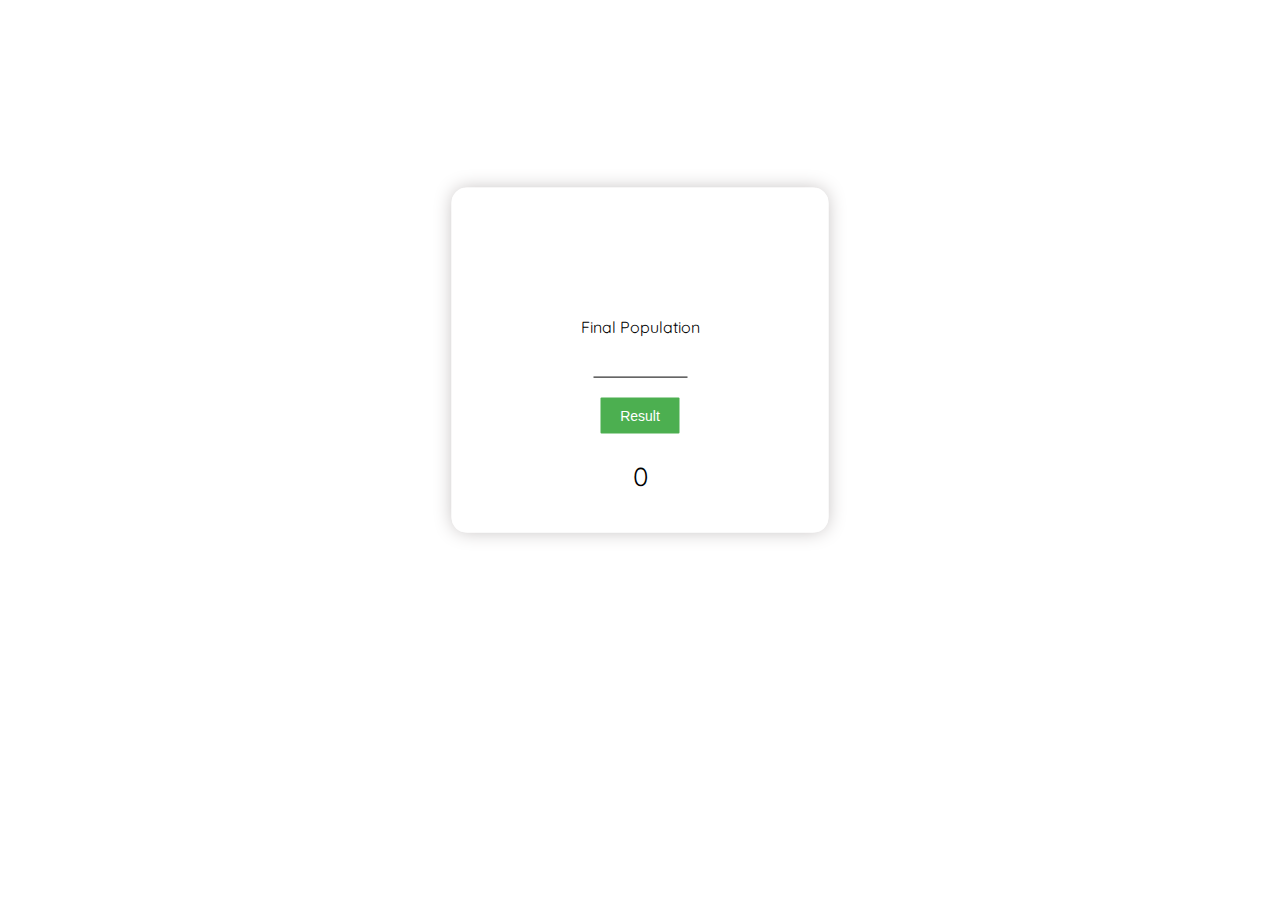
<file: index.html>
<!DOCTYPE html>
<html>
<head>
	 <link rel="icon" type="image/x-icon" href="cell.ico">
	<meta charset="utf-8">
	<meta name="viewport" content="width=device-width, initial-scale=1">
	<link rel="stylesheet" type="text/css" href="calc.css">
<style>
@import url('https://fonts.googleapis.com/css2?family=Quicksand:wght@300&display=swap');
</style> 
	<title> BackCalc </title>
</head>
<body>
	<div class="box">
		<form action="/action_page.php">
		<label for="fname">Final Population</label>
		<br>
		<br>
		<input class="pop"type="text" id="fname" name="fname">
		<br>
		<br>
		<button type="button"class="money" onclick=" change()"> Result</button> 
		</form>
		<p class="anjam"> 0 <p>
	</div>


<script type="text/javascript" src="calc.js"></script>
</body>
</html>
</file>
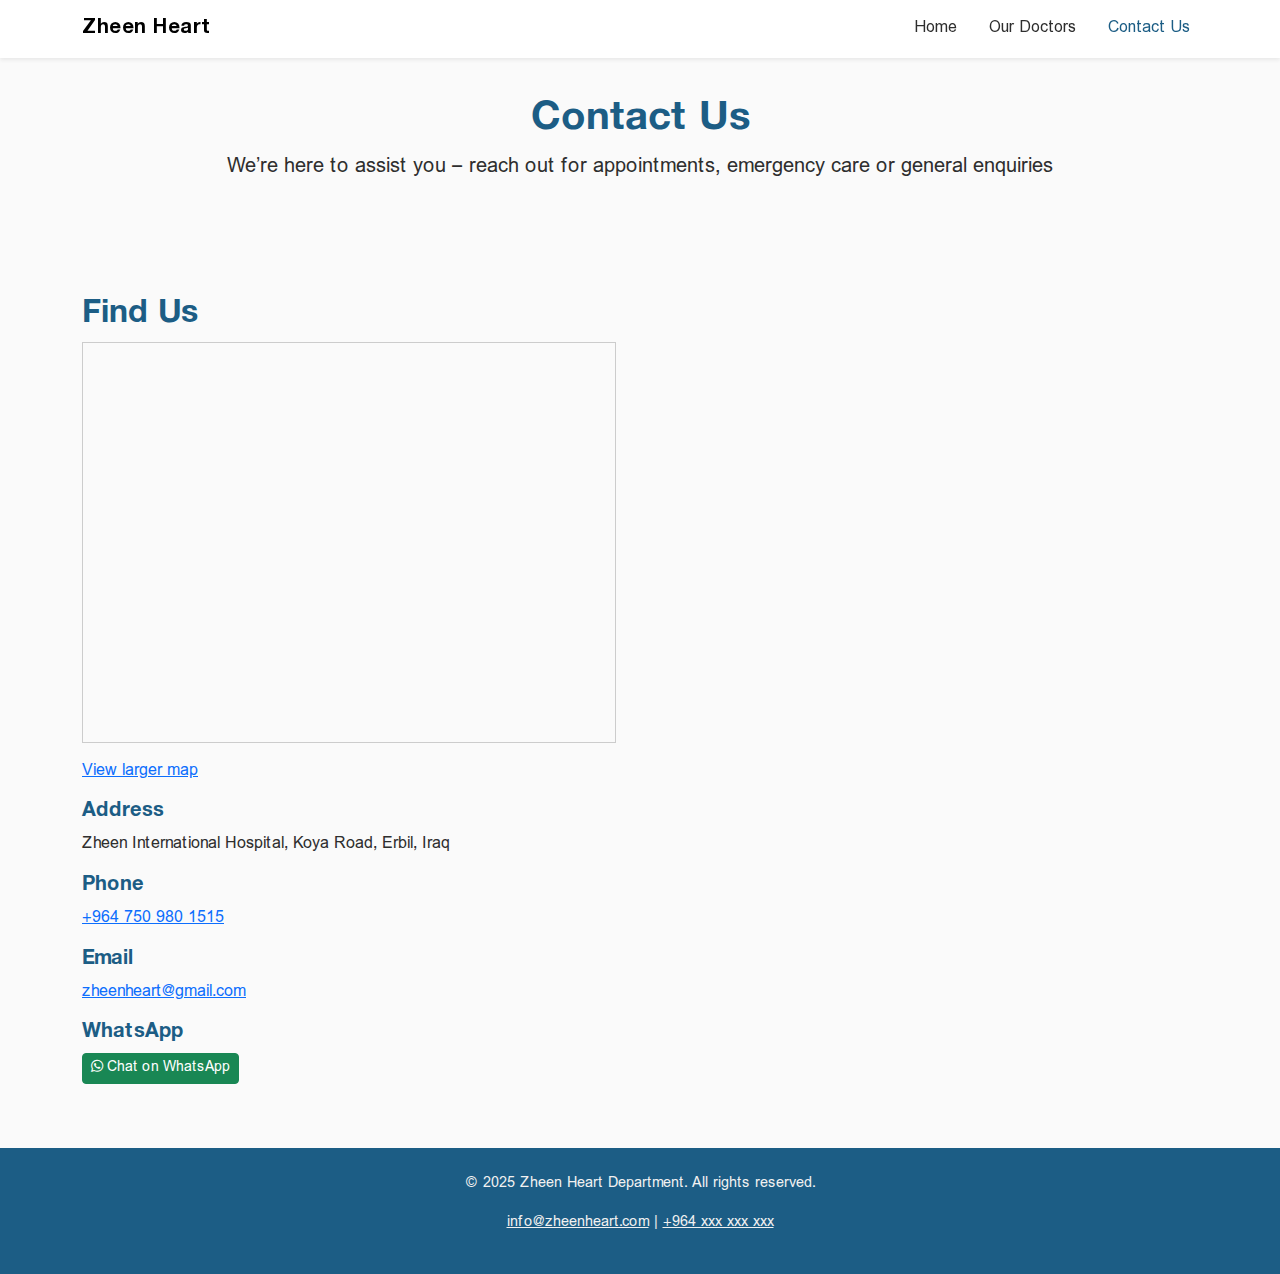
<file: contact.html>
<!DOCTYPE html>
<html lang="en">
<head>
  <meta charset="UTF-8">
  <meta name="viewport" content="width=device-width, initial-scale=1.0">
  <meta name="description" content="Contact Zheen Heart Department for appointments, enquiries and emergencies.">
  <title>Contact Us – Zheen Heart Department</title>
  <!-- Google Fonts -->
  <link rel="preconnect" href="https://fonts.googleapis.com">
  <link rel="preconnect" href="https://fonts.gstatic.com" crossorigin>
  <link href="https://fonts.googleapis.com/css2?family=Playfair+Display:wght@400;600;700&family=Lato:wght@300;400;700&display=swap" rel="stylesheet">
  <!-- Bootstrap CSS -->
  <link href="https://cdn.jsdelivr.net/npm/bootstrap@5.3.2/dist/css/bootstrap.min.css" rel="stylesheet">
  <!-- Font Awesome -->
  <link href="https://cdnjs.cloudflare.com/ajax/libs/font-awesome/6.5.0/css/all.min.css" rel="stylesheet">
  <!-- Custom CSS -->
  <link href="assets/css/style.css" rel="stylesheet">
</head>
<body>
  <!-- Navigation bar -->
  <nav class="navbar navbar-expand-lg navbar-light bg-white fixed-top shadow-sm">
    <div class="container">
      <a class="navbar-brand" href="index.html">Zheen Heart</a>
      <button class="navbar-toggler" type="button" data-bs-toggle="collapse" data-bs-target="#navbarNav" aria-controls="navbarNav" aria-expanded="false" aria-label="Toggle navigation">
        <span class="navbar-toggler-icon"></span>
      </button>
      <div class="collapse navbar-collapse" id="navbarNav">
        <ul class="navbar-nav ms-auto">
          <li class="nav-item">
            <a class="nav-link" href="index.html">Home</a>
          </li>
          <li class="nav-item">
            <a class="nav-link" href="doctors.html">Our Doctors</a>
          </li>
          <li class="nav-item">
            <a class="nav-link active" aria-current="page" href="contact.html">Contact Us</a>
          </li>
        </ul>
      </div>
    </div>
  </nav>

  <!-- Header -->
  <header class="py-5 mt-5">
    <div class="container text-center">
      <h1>Contact Us</h1>
      <p class="lead">We’re here to assist you – reach out for appointments, emergency care or general enquiries</p>
    </div>
  </header>

  <!-- Contact Section -->
  <section class="py-5">
    <div class="container">
      <div class="row g-5">
        <div class="col-lg-6" data-aos="fade-up">
          <h2>Find Us</h2>
          <!-- OpenStreetMap embed -->
          <div class="ratio ratio-4x3 mb-3">
            <iframe src="https://www.openstreetmap.org/export/embed.html?bbox=44.03449%2C36.18445%2C44.05449%2C36.20445&amp;layer=mapnik&amp;marker=36.19445%2C44.04449" style="border:1px solid #ccc;"></iframe>
          </div>
          <p><a href="https://www.openstreetmap.org/?mlat=36.19445&amp;mlon=44.04449#map=16/36.19445/44.04449" target="_blank">View larger map</a></p>
          <h5>Address</h5>
          <p>Zheen International Hospital, Koya Road, Erbil, Iraq</p>
          <h5>Phone</h5>
          <p><a href="tel:+9647509801515">+964&nbsp;750&nbsp;980&nbsp;1515</a></p>
          <h5>Email</h5>
          <p><a href="mailto:zheenheart@gmail.com">zheenheart@gmail.com</a></p>
          <h5>WhatsApp</h5>
          <p><a href="https://wa.me/9647509801515" class="btn btn-success btn-sm"><i class="fab fa-whatsapp"></i> Chat on WhatsApp</a></p>
        </div>
       
      </div>
    </div>
  </section>

  <!-- Footer -->
  <footer class="py-4">
    <div class="container text-center">
      <p>&copy; 2025 Zheen Heart Department. All rights reserved.</p>
      <p><a href="mailto:info@zheenheart.com">info@zheenheart.com</a> | <a href="tel:+964xxxxxxxxxx">+964&nbsp;xxx&nbsp;xxx&nbsp;xxx</a></p>
    </div>
  </footer>

  <!-- JavaScript -->
  <script src="https://cdn.jsdelivr.net/npm/bootstrap@5.3.2/dist/js/bootstrap.bundle.min.js"></script>
  <script src="assets/js/main.js"></script>
</body>
</html>
</file>
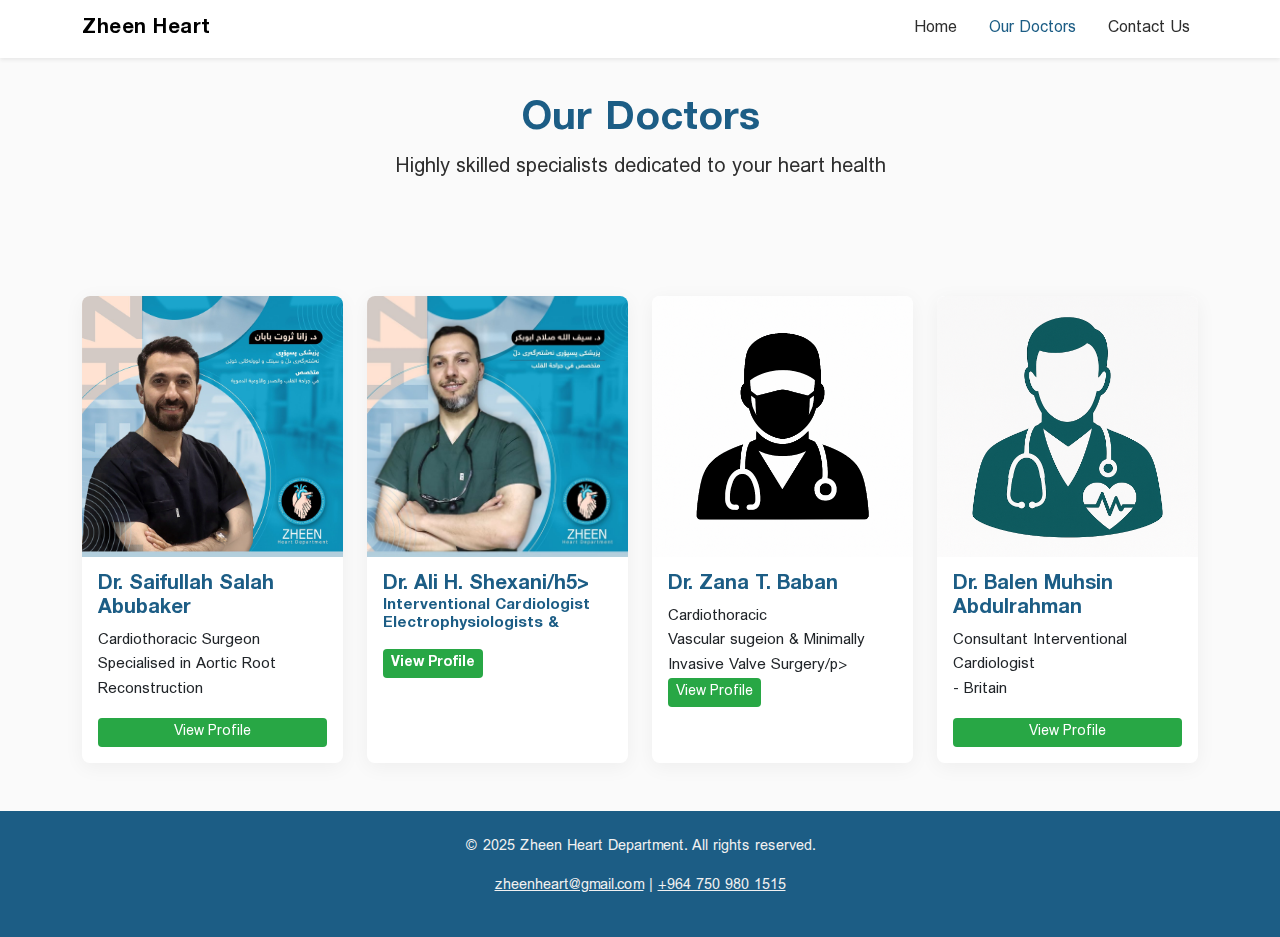
<file: doctors.html>
<!DOCTYPE html>
<html lang="en">
<head>
  <meta charset="UTF-8">
  <meta name="viewport" content="width=device-width, initial-scale=1.0">
  <meta name="description" content="Meet the highly skilled team of cardiothoracic surgeons and physicians at Zheen Heart Department.">
  <title>Our Doctors – Zheen Heart Department</title>
  <!-- Google Fonts -->
  <link rel="preconnect" href="https://fonts.googleapis.com">
  <link rel="preconnect" href="https://fonts.gstatic.com" crossorigin>
  <link href="https://fonts.googleapis.com/css2?family=Playfair+Display:wght@400;600;700&family=Lato:wght@300;400;700&display=swap" rel="stylesheet">
  <!-- Bootstrap CSS -->
  <link href="https://cdn.jsdelivr.net/npm/bootstrap@5.3.2/dist/css/bootstrap.min.css" rel="stylesheet">
  <!-- AOS CSS -->
  <link href="https://cdn.jsdelivr.net/npm/aos@2.3.4/dist/aos.css" rel="stylesheet">
  <!-- Font Awesome -->
  <link href="https://cdnjs.cloudflare.com/ajax/libs/font-awesome/6.5.0/css/all.min.css" rel="stylesheet">
  <!-- Custom CSS -->
  <link href="assets/css/style.css" rel="stylesheet">
</head>
<body>
  <!-- Navigation bar -->
  <nav class="navbar navbar-expand-lg navbar-light bg-white fixed-top shadow-sm">
    <div class="container">
      <a class="navbar-brand" href="index.html">Zheen Heart</a>
      <button class="navbar-toggler" type="button" data-bs-toggle="collapse" data-bs-target="#navbarNav" aria-controls="navbarNav" aria-expanded="false" aria-label="Toggle navigation">
        <span class="navbar-toggler-icon"></span>
      </button>
      <div class="collapse navbar-collapse" id="navbarNav">
        <ul class="navbar-nav ms-auto">
          <li class="nav-item">
            <a class="nav-link" href="index.html">Home</a>
          </li>
          <li class="nav-item">
            <a class="nav-link active" aria-current="page" href="doctors.html">Our Doctors</a>
          </li>
          <li class="nav-item">
            <a class="nav-link" href="contact.html">Contact Us</a>
          </li>
        </ul>
      </div>
    </div>
  </nav>

  <!-- Page header -->
  <header class="py-5 mt-5">
    <div class="container text-center" data-aos="fade-up">
      <h1>Our Doctors</h1>
      <p class="lead">Highly skilled specialists dedicated to your heart health</p>
    </div>
  </header>

  <!-- Doctors Grid -->
  <section class="py-5">
    <div class="container">
      <div class="row g-4" data-aos="fade-up" data-aos-duration="800">
        <!-- Doctor 1 -->
        <div class="col-md-6 col-lg-3">
          <div class="card doctor-card h-100">
            <img src="assets/images/doctor1.png" class="card-img-top" alt="Doctor portrait">
            <div class="card-body d-flex flex-column">
              <h5 class="card-title">Dr. Saifullah Salah Abubaker</h5>
              <p class="card-text">Cardiothoracic Surgeon<br>Specialised in Aortic Root Reconstruction</p>
              <a href="#" class="mt-auto btn btn-sm btn-success">View Profile</a>
            </div>
          </div>
        </div>
        <!-- Doctor 2 -->
        <div class="col-md-6 col-lg-3">
          <div class="card doctor-card h-100">
            <img src="assets/images/doctor2.png" class="card-img-top" alt="Doctor portrait">
            <div class="card-body d-flex flex-column">
              <h5 class="card-title">Dr. Ali H. Shexani/h5>
              <p class="card-text">Interventional Cardiologist<br> Electrophysiologists &amp; </p>
              <a href="#" class="mt-auto btn btn-sm btn-success">View Profile</a>
            </div>
          </div>
        </div>
        <!-- Doctor 3 -->
        <div class="col-md-6 col-lg-3">
          <div class="card doctor-card h-100">
            <img src="assets/images/doctor3.png" class="card-img-top" alt="Doctor portrait">
            <div class="card-body d-flex flex-column">
              <h5 class="card-title">Dr. Zana T. Baban</h5>
              <p class="card-text">Cardiothoracic<br>Vascular sugeion &amp; Minimally Invasive Valve Surgery/p>
              <a href="#" class="mt-auto btn btn-sm btn-success">View Profile</a>
            </div>
          </div>
        </div>
        <!-- Doctor 4 -->
        <div class="col-md-6 col-lg-3">
          <div class="card doctor-card h-100">
            <img src="assets/images/doctor4.png" class="card-img-top" alt="Doctor portrait">
            <div class="card-body d-flex flex-column">
              <h5 class="card-title">Dr. Balen Muhsin Abdulrahman</h5>
              <p class="card-text">Consultant Interventional Cardiologist <br>- Britain</p>
              <a href="#" class="mt-auto btn btn-sm btn-success">View Profile</a>
            </div>
          </div>
        </div>
      </div>
    </div>
  </section>

  <!-- Footer -->
  <footer class="py-4">
    <div class="container text-center">
      <p>&copy; 2025 Zheen Heart Department. All rights reserved.</p>
      <p><a href="mailto:info@zheenheart.com">zheenheart@gmail.com</a> | <a href="tel:+9647509801515">+964&nbsp;750&nbsp;980&nbsp;1515</a></p>
    </div>
  </footer>

  <!-- JavaScript -->
  <script src="https://cdn.jsdelivr.net/npm/bootstrap@5.3.2/dist/js/bootstrap.bundle.min.js"></script>
  <script src="https://cdn.jsdelivr.net/npm/aos@2.3.4/dist/aos.js"></script>
  <script>
    AOS.init({ once: true });
  </script>
  <script src="assets/js/main.js"></script>
</body>
</html>
</file>
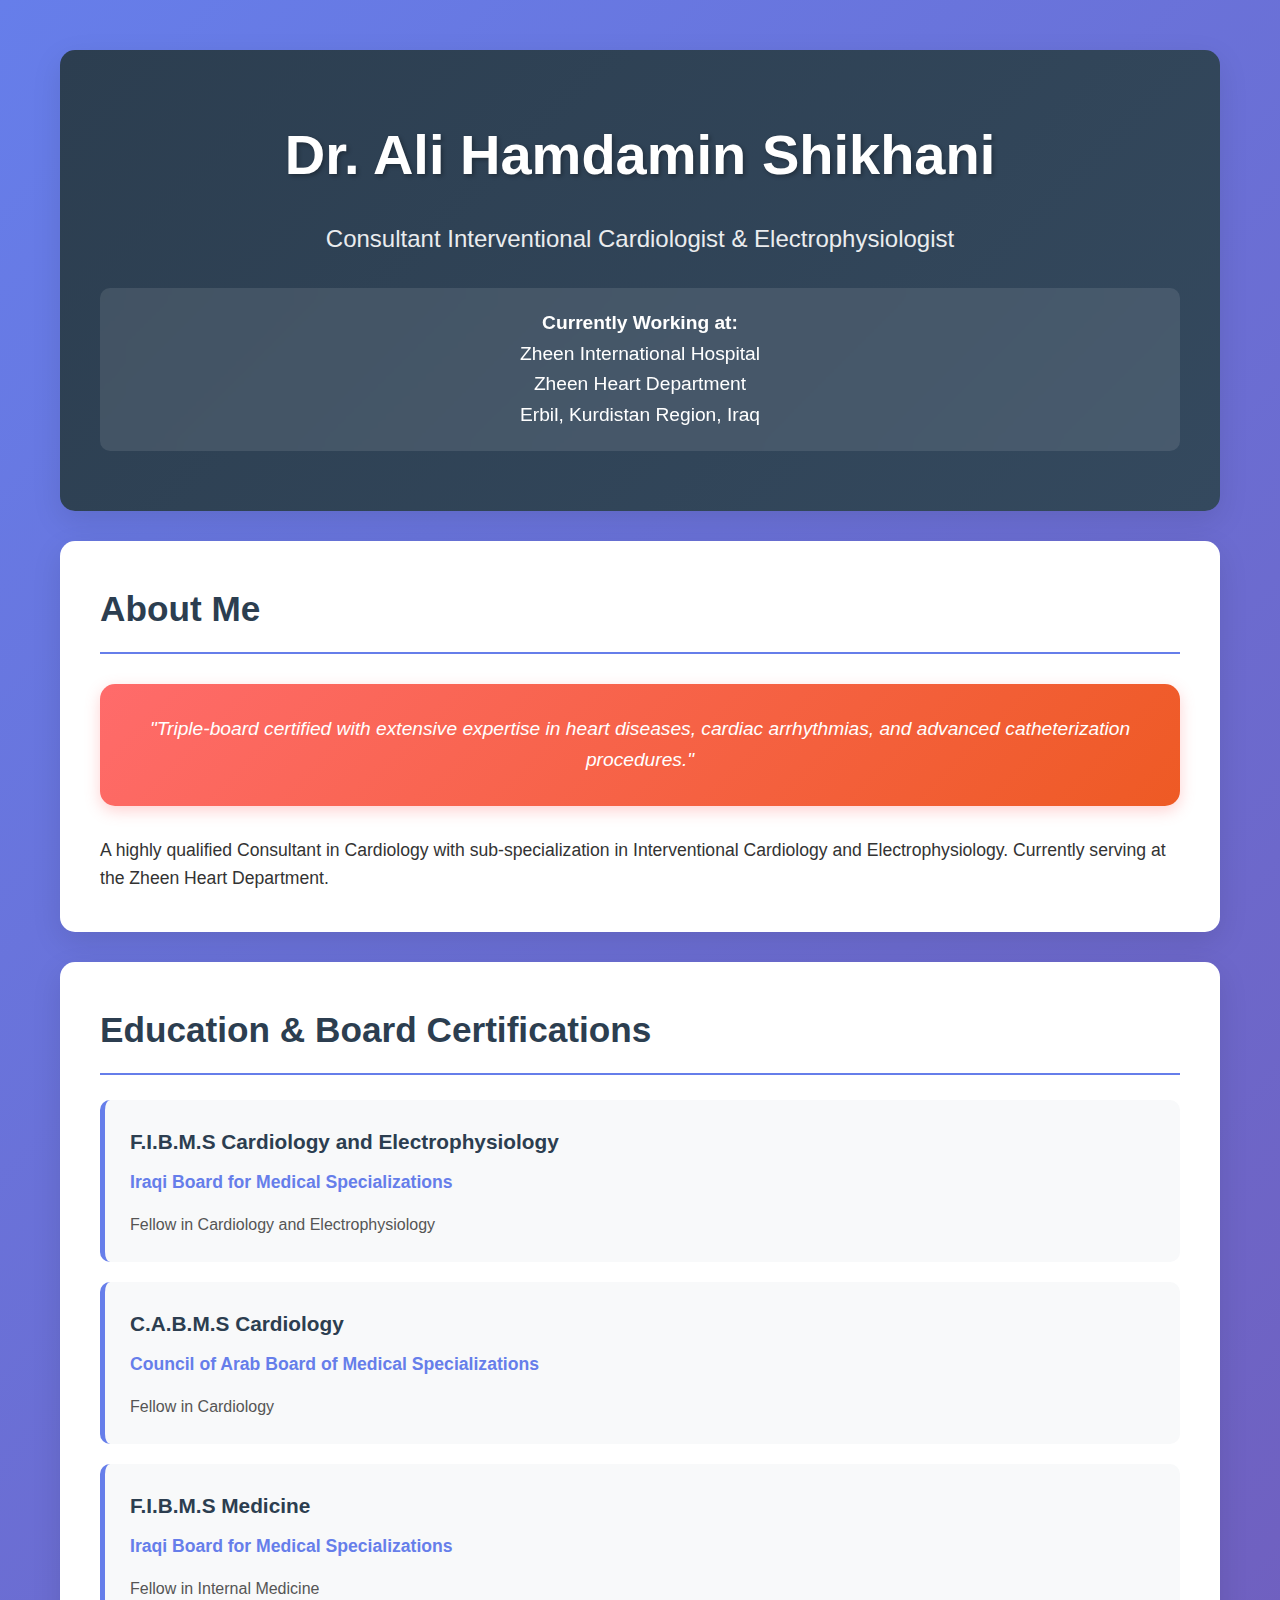
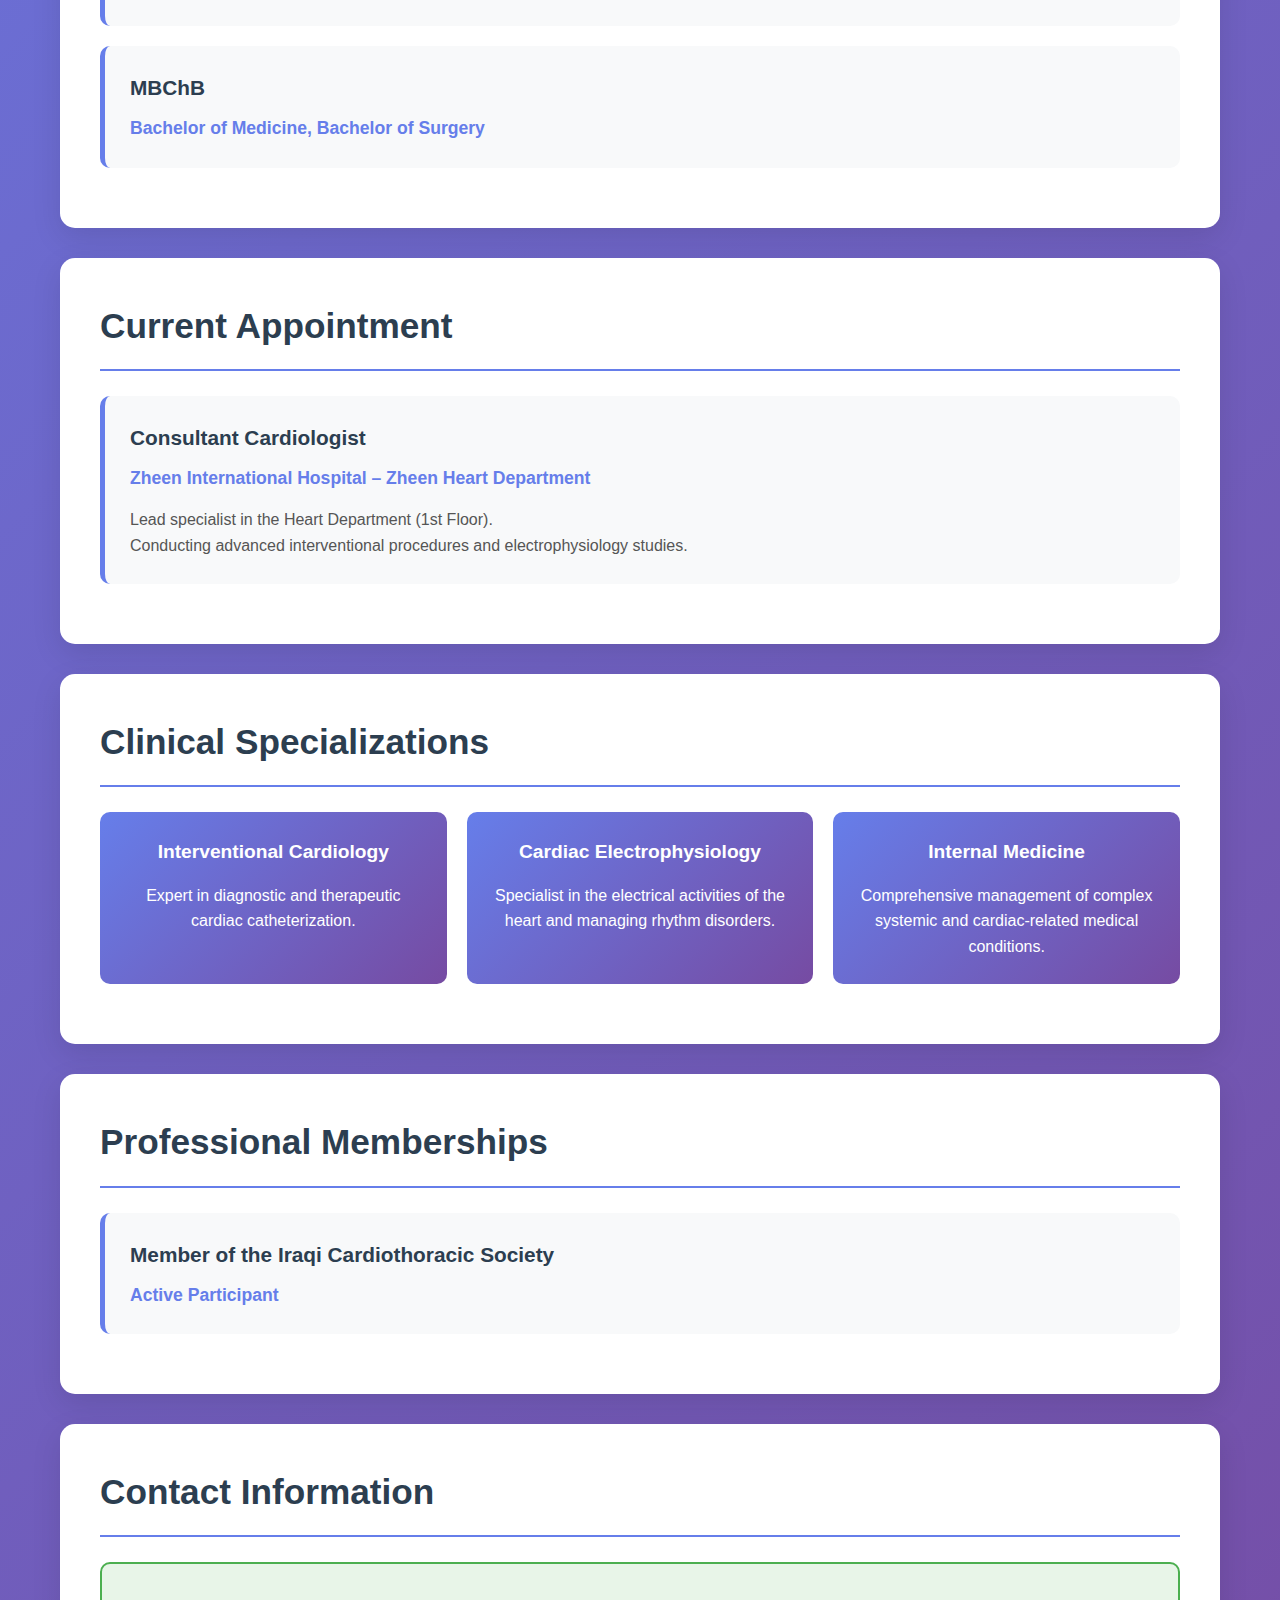
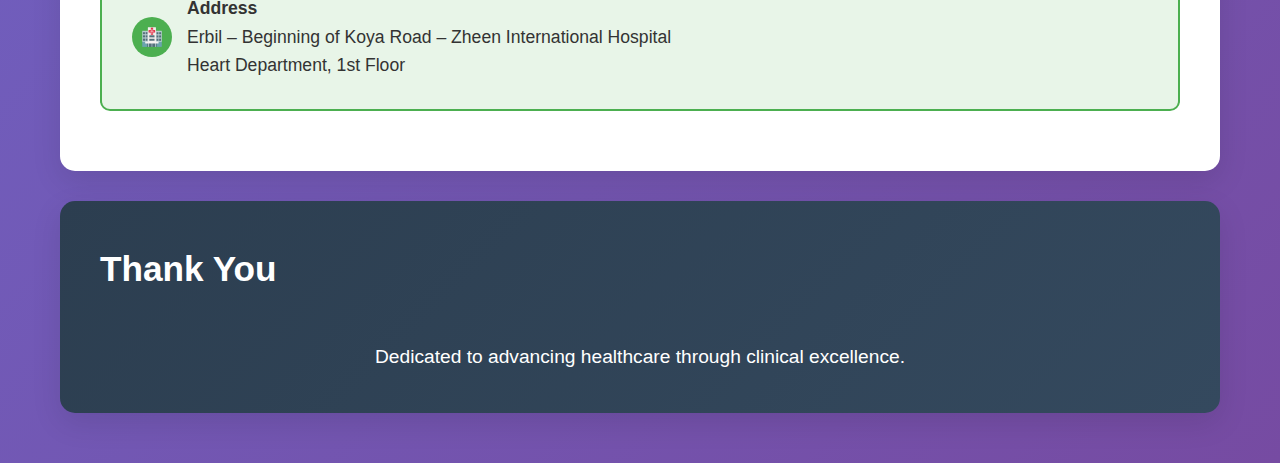
<file: dr_ali.html>
<!DOCTYPE html>
<html lang="en">
<head>
    <meta charset="UTF-8">
    <meta name="viewport" content="width=device-width, initial-scale=1.0">
    <title>Dr. Ali Hamdamin Shikhani</title>
    <style>
        * {
            margin: 0;
            padding: 0;
            box-sizing: border-box;
        }
        
        body {
            font-family: 'Segoe UI', Tahoma, Geneva, Verdana, sans-serif;
            background: linear-gradient(135deg, #667eea 0%, #764ba2 100%);
            color: #333;
            line-height: 1.6;
            overflow-x: hidden;
        }
        
        .portfolio-container {
            max-width: 1200px;
            margin: 0 auto;
            padding: 20px;
        }
        
        .section {
            background: white;
            margin: 30px 0;
            border-radius: 15px;
            box-shadow: 0 10px 30px rgba(0,0,0,0.1);
            padding: 40px;
            position: relative;
            transition: transform 0.3s ease;
        }
        
        .section:hover {
            transform: translateY(-5px);
        }
        
        .section-icon {
            position: absolute;
            top: 20px;
            right: 30px;
            background: #667eea;
            color: white;
            padding: 10px;
            border-radius: 50%;
            font-size: 1.5em;
            width: 50px;
            height: 50px;
            display: flex;
            align-items: center;
            justify-content: center;
        }
        
        .hero-section {
            text-align: center;
            background: linear-gradient(135deg, #2c3e50, #34495e);
            color: white;
            padding: 60px 40px;
        }
        
        .hero-section h1 {
            font-size: 3.5em;
            margin-bottom: 20px;
            text-shadow: 2px 2px 4px rgba(0,0,0,0.3);
        }
        
        .hero-section .subtitle {
            font-size: 1.5em;
            margin-bottom: 30px;
            opacity: 0.9;
        }
        
        .hero-section .current-position {
            background: rgba(255,255,255,0.1);
            padding: 20px;
            border-radius: 10px;
            font-size: 1.2em;
            backdrop-filter: blur(10px);
        }
        
        .section h2 {
            color: #2c3e50;
            font-size: 2.2em;
            margin-bottom: 25px;
            display: flex;
            align-items: center;
            gap: 15px;
            border-bottom: 2px solid #667eea;
            padding-bottom: 15px;
        }
        
        .section h3 {
            color: #667eea;
            font-size: 1.4em;
            margin: 20px 0 10px 0;
        }
        
        .education-item, .experience-item, .certification-item {
            background: #f8f9fa;
            padding: 25px;
            margin: 20px 0;
            border-radius: 10px;
            border-left: 5px solid #667eea;
            transition: background 0.3s ease;
        }
        
        .education-item:hover, .experience-item:hover, .certification-item:hover {
            background: #e3f2fd;
        }
        
        .education-item h4, .experience-item h4, .certification-item h4 {
            color: #2c3e50;
            font-size: 1.3em;
            margin-bottom: 10px;
        }
        
        .institution, .workplace {
            color: #667eea;
            font-weight: bold;
            font-size: 1.1em;
        }
        
        .year, .duration {
            color: #666;
            font-style: italic;
            float: right;
            background: #e0e0e0;
            padding: 5px 12px;
            border-radius: 15px;
            font-size: 0.9em;
        }
        
        .description {
            margin-top: 15px;
            color: #555;
            line-height: 1.6;
        }
        
        .specialties-grid, .skills-grid {
            display: grid;
            grid-template-columns: repeat(auto-fit, minmax(280px, 1fr));
            gap: 20px;
            margin: 20px 0;
        }
        
        .specialty-card, .skill-card {
            background: linear-gradient(135deg, #667eea, #764ba2);
            color: white;
            padding: 25px;
            border-radius: 10px;
            text-align: center;
            transition: transform 0.3s ease;
        }
        
        .specialty-card:hover, .skill-card:hover {
            transform: scale(1.05);
        }
        
        .specialty-card h4, .skill-card h4 {
            margin-bottom: 15px;
            font-size: 1.2em;
        }
        
        .contact-info {
            background: #e8f5e8;
            padding: 30px;
            border-radius: 10px;
            margin: 20px 0;
            border: 2px solid #4caf50;
        }
        
        .contact-grid {
            display: grid;
            grid-template-columns: repeat(auto-fit, minmax(250px, 1fr));
            gap: 20px;
        }
        
        .contact-item {
            display: flex;
            align-items: center;
            gap: 15px;
            font-size: 1.1em;
        }
        
        .contact-icon {
            background: #4caf50;
            color: white;
            padding: 10px;
            border-radius: 50%;
            width: 40px;
            height: 40px;
            display: flex;
            align-items: center;
            justify-content: center;
        }
        
        .philosophy-quote {
            background: linear-gradient(135deg, #ff6b6b, #ee5a24);
            color: white;
            padding: 30px;
            border-radius: 15px;
            margin: 30px 0;
            text-align: center;
            font-size: 1.2em;
            font-style: italic;
            box-shadow: 0 5px 15px rgba(255,107,107,0.3);
        }
        
        @media (max-width: 768px) {
            .section {
                padding: 25px;
                margin: 20px 0;
            }
            
            .hero-section h1 {
                font-size: 2.5em;
            }
            
            .section h2 {
                font-size: 1.8em;
            }
            
            .contact-grid, .specialties-grid, .skills-grid, .awards-grid {
                grid-template-columns: 1fr;
            }
        }
    </style>
</head>
<body>
    <div class="portfolio-container">
        
        <!-- Hero Section -->
        <div class="section hero-section">
            <h1>Dr. Ali Hamdamin Shikhani</h1>
            <div class="subtitle">Consultant Interventional Cardiologist & Electrophysiologist</div>
            <div class="current-position">
                <strong>Currently Working at:</strong><br>
                Zheen International Hospital<br>
                Zheen Heart Department<br>
                Erbil, Kurdistan Region, Iraq
            </div>
        </div>

        <!-- About Me -->
        <div class="section">
            <h2>About Me</h2>
            <div class="philosophy-quote">
                "Triple-board certified with extensive expertise in heart diseases, cardiac arrhythmias, and advanced catheterization procedures."
            </div>
            <p style="font-size: 1.1em; margin-top: 20px;">
                A highly qualified Consultant in Cardiology with sub-specialization in Interventional Cardiology and Electrophysiology. Currently serving at the Zheen Heart Department.
            </p>
        </div>

        <!-- Education -->
        <div class="section">
            <h2>Education & Board Certifications</h2>
            
            <div class="education-item">
                <h4>F.I.B.M.S Cardiology and Electrophysiology</h4>
                <div class="institution">Iraqi Board for Medical Specializations</div>
                <div class="description">Fellow in Cardiology and Electrophysiology</div>
            </div>
            
            <div class="education-item">
                <h4>C.A.B.M.S Cardiology</h4>
                <div class="institution">Council of Arab Board of Medical Specializations</div>
                <div class="description">Fellow in Cardiology</div>
            </div>

            <div class="education-item">
                <h4>F.I.B.M.S Medicine</h4>
                <div class="institution">Iraqi Board for Medical Specializations</div>
                <div class="description">Fellow in Internal Medicine</div>
            </div>

            <div class="education-item">
                <h4>MBChB</h4>
                <div class="institution">Bachelor of Medicine, Bachelor of Surgery</div>
            </div>
        </div>

        <!-- Experience -->
        <div class="section">
            <h2>Current Appointment</h2>
            
            <div class="experience-item">
                <h4>Consultant Cardiologist</h4>
                <div class="workplace">Zheen International Hospital – Zheen Heart Department</div>
                <div class="description">
                    Lead specialist in the Heart Department (1st Floor).<br>
                    Conducting advanced interventional procedures and electrophysiology studies.
                </div>
            </div>
        </div>

        <!-- Medical Specialties -->
        <div class="section">
            <h2>Clinical Specializations</h2>
            <div class="specialties-grid">
                <div class="specialty-card">
                    <h4>Interventional Cardiology</h4>
                    <p>Expert in diagnostic and therapeutic cardiac catheterization.</p>
                </div>
                <div class="specialty-card">
                    <h4>Cardiac Electrophysiology</h4>
                    <p>Specialist in the electrical activities of the heart and managing rhythm disorders.</p>
                </div>
                <div class="specialty-card">
                    <h4>Internal Medicine</h4>
                    <p>Comprehensive management of complex systemic and cardiac-related medical conditions.</p>
                </div>
            </div>
        </div>

        <!-- Memberships -->
        <div class="section">
            <h2>Professional Memberships</h2>
            <div class="education-item">
                <h4>Member of the Iraqi Cardiothoracic Society</h4>
                <div class="institution">Active Participant</div>
            </div>
        </div>

        <!-- Contact Information -->
        <div class="section">
            <h2>Contact Information</h2>
            <div class="contact-info">
                <div class="contact-grid">
                    <div class="contact-item">
                        <div class="contact-icon">🏥</div>
                        <div>
                            <strong>Address</strong><br>
                            Erbil – Beginning of Koya Road – Zheen International Hospital<br>
                            Heart Department, 1st Floor
                        </div>
                    </div>
                </div>
            </div>
        </div>

        <!-- Footer -->
        <div class="section" style="text-align: center; background: linear-gradient(135deg, #2c3e50, #34495e); color: white;">
            <h2 style="color: white; border-bottom: none;">Thank You</h2>
            <p style="font-size: 1.2em; margin-top: 30px;">
                Dedicated to advancing healthcare through clinical excellence.
            </p>
        </div>
    </div>
</body>
</html>
</file>
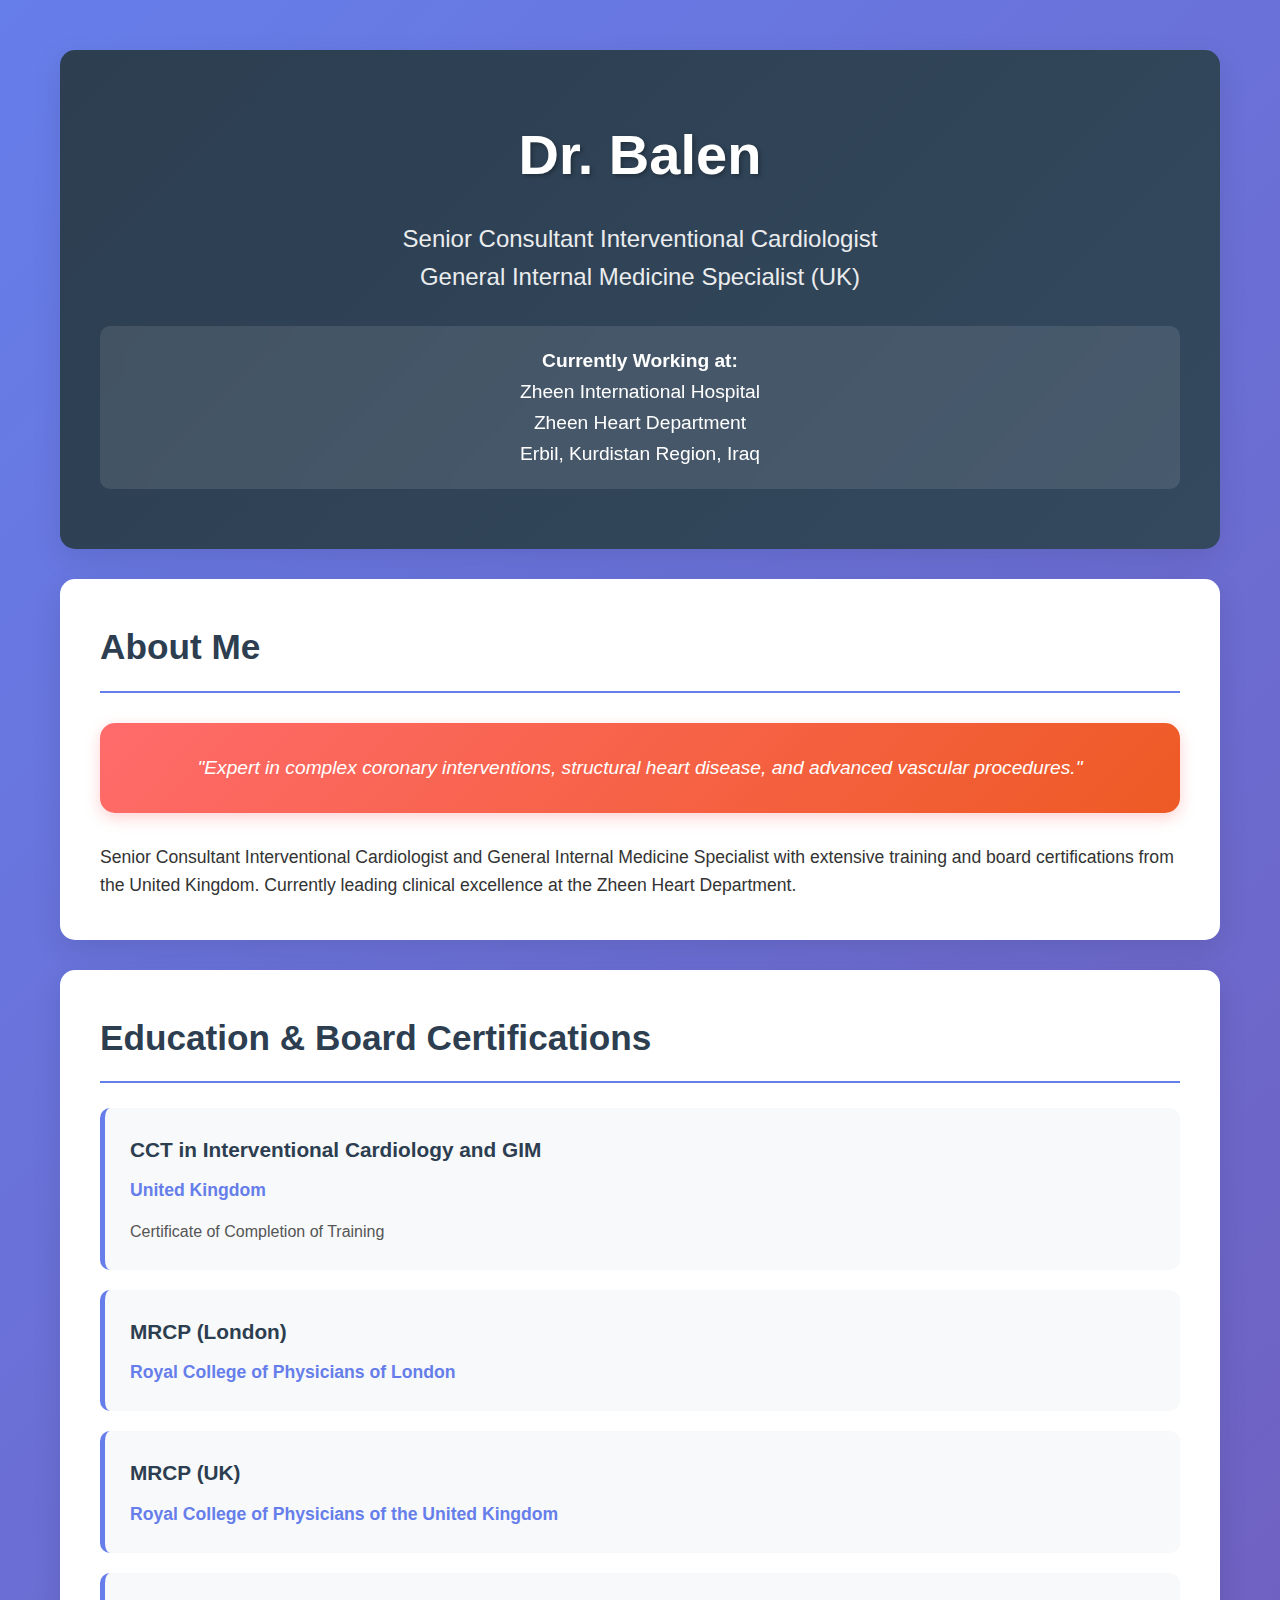
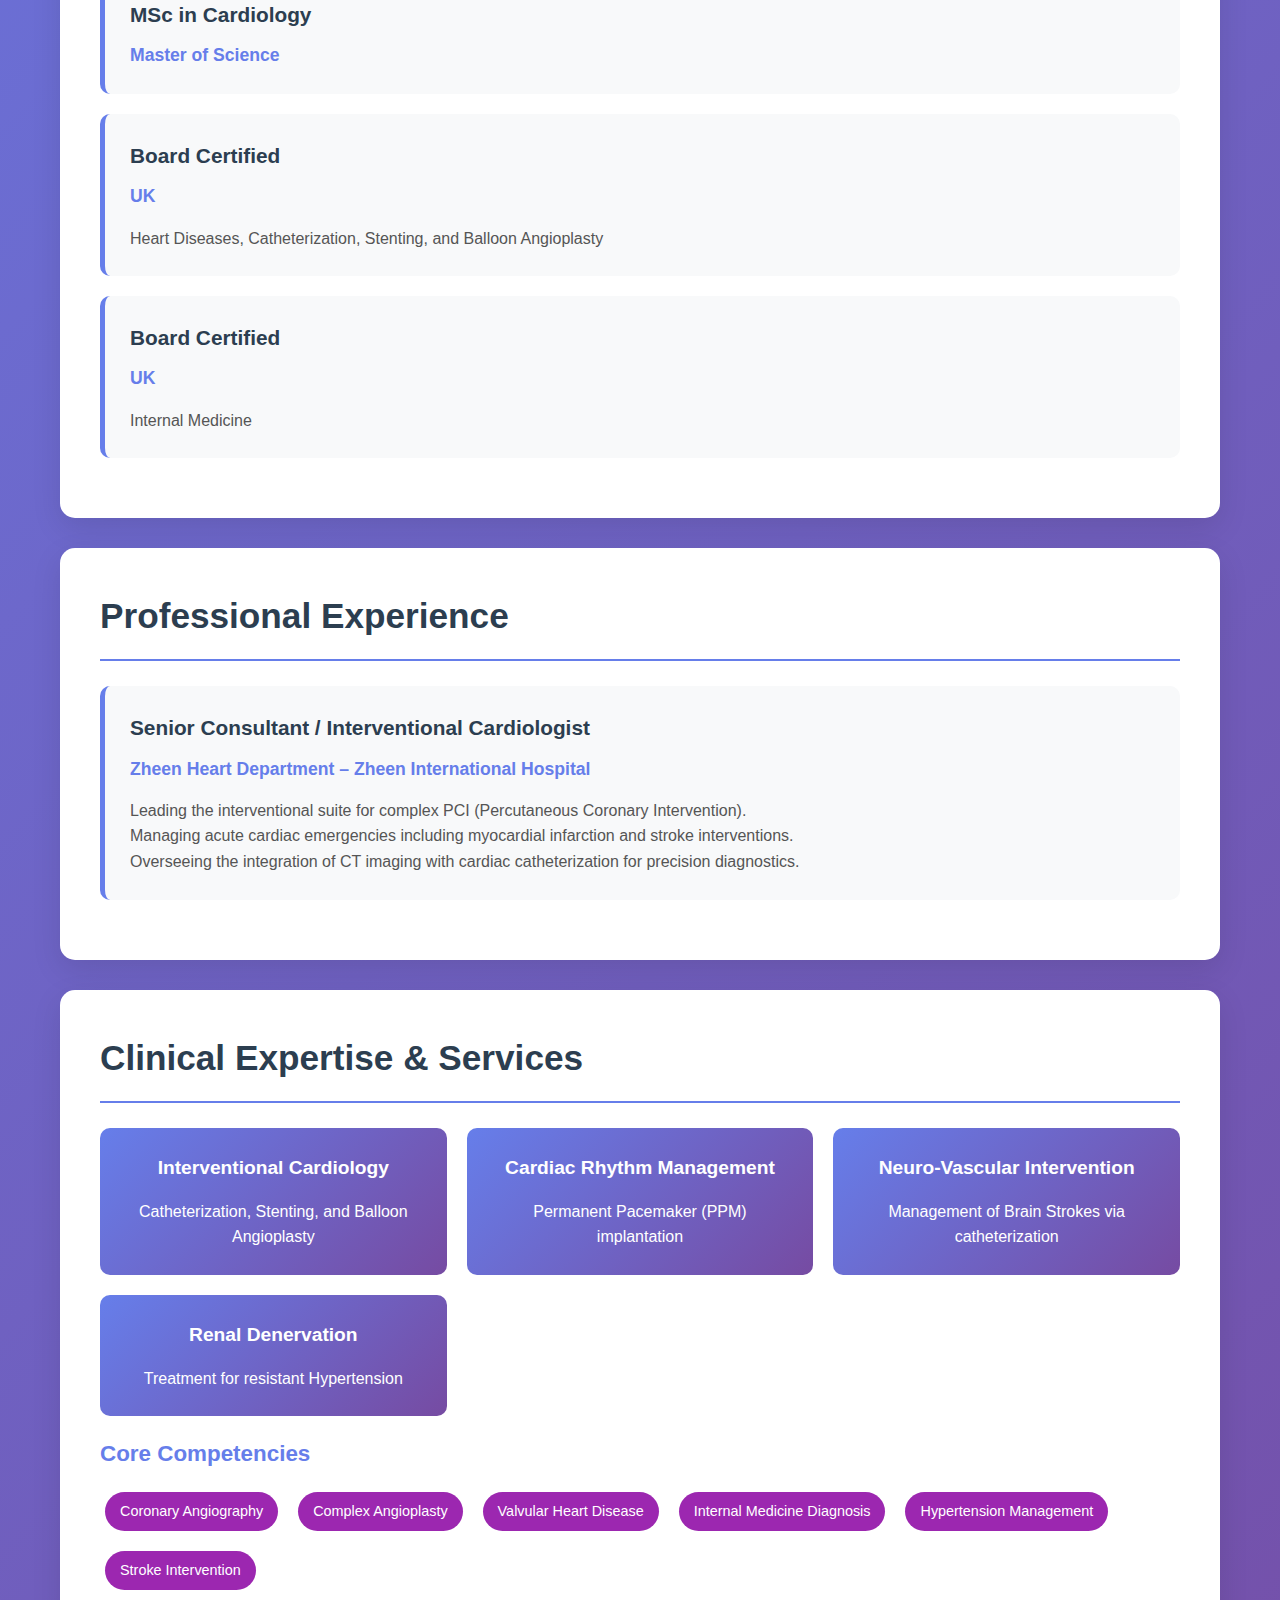
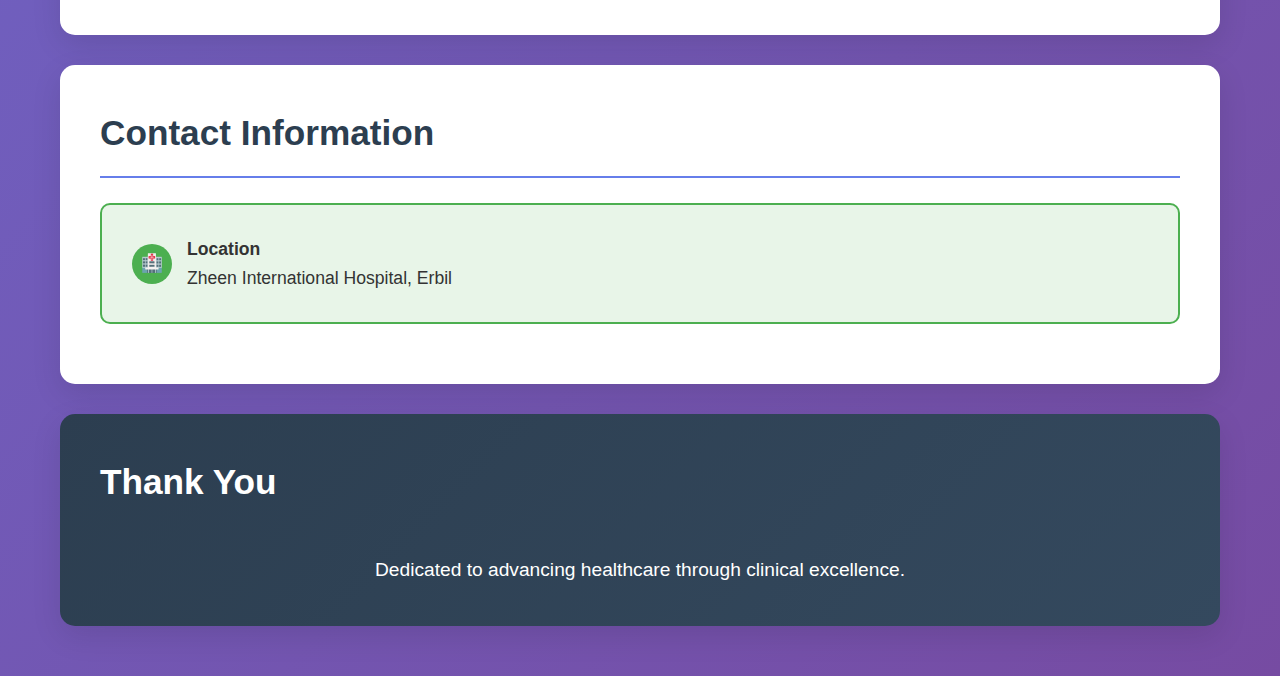
<file: dr_balen.html>
<!DOCTYPE html>
<html lang="en">
<head>
    <meta charset="UTF-8">
    <meta name="viewport" content="width=device-width, initial-scale=1.0">
    <title>Dr. Balen</title>
    <style>
        * {
            margin: 0;
            padding: 0;
            box-sizing: border-box;
        }
        
        body {
            font-family: 'Segoe UI', Tahoma, Geneva, Verdana, sans-serif;
            background: linear-gradient(135deg, #667eea 0%, #764ba2 100%);
            color: #333;
            line-height: 1.6;
            overflow-x: hidden;
        }
        
        .portfolio-container {
            max-width: 1200px;
            margin: 0 auto;
            padding: 20px;
        }
        
        .section {
            background: white;
            margin: 30px 0;
            border-radius: 15px;
            box-shadow: 0 10px 30px rgba(0,0,0,0.1);
            padding: 40px;
            position: relative;
            transition: transform 0.3s ease;
        }
        
        .section:hover {
            transform: translateY(-5px);
        }
        
        .section-icon {
            position: absolute;
            top: 20px;
            right: 30px;
            background: #667eea;
            color: white;
            padding: 10px;
            border-radius: 50%;
            font-size: 1.5em;
            width: 50px;
            height: 50px;
            display: flex;
            align-items: center;
            justify-content: center;
        }
        
        .hero-section {
            text-align: center;
            background: linear-gradient(135deg, #2c3e50, #34495e);
            color: white;
            padding: 60px 40px;
        }
        
        .hero-section h1 {
            font-size: 3.5em;
            margin-bottom: 20px;
            text-shadow: 2px 2px 4px rgba(0,0,0,0.3);
        }
        
        .hero-section .subtitle {
            font-size: 1.5em;
            margin-bottom: 30px;
            opacity: 0.9;
        }
        
        .hero-section .current-position {
            background: rgba(255,255,255,0.1);
            padding: 20px;
            border-radius: 10px;
            font-size: 1.2em;
            backdrop-filter: blur(10px);
        }
        
        .section h2 {
            color: #2c3e50;
            font-size: 2.2em;
            margin-bottom: 25px;
            display: flex;
            align-items: center;
            gap: 15px;
            border-bottom: 2px solid #667eea;
            padding-bottom: 15px;
        }
        
        .section h3 {
            color: #667eea;
            font-size: 1.4em;
            margin: 20px 0 10px 0;
        }
        
        .education-item, .experience-item, .certification-item {
            background: #f8f9fa;
            padding: 25px;
            margin: 20px 0;
            border-radius: 10px;
            border-left: 5px solid #667eea;
            transition: background 0.3s ease;
        }
        
        .education-item:hover, .experience-item:hover, .certification-item:hover {
            background: #e3f2fd;
        }
        
        .education-item h4, .experience-item h4, .certification-item h4 {
            color: #2c3e50;
            font-size: 1.3em;
            margin-bottom: 10px;
        }
        
        .institution, .workplace {
            color: #667eea;
            font-weight: bold;
            font-size: 1.1em;
        }
        
        .year, .duration {
            color: #666;
            font-style: italic;
            float: right;
            background: #e0e0e0;
            padding: 5px 12px;
            border-radius: 15px;
            font-size: 0.9em;
        }
        
        .description {
            margin-top: 15px;
            color: #555;
            line-height: 1.6;
        }
        
        .specialties-grid, .skills-grid {
            display: grid;
            grid-template-columns: repeat(auto-fit, minmax(280px, 1fr));
            gap: 20px;
            margin: 20px 0;
        }
        
        .specialty-card, .skill-card {
            background: linear-gradient(135deg, #667eea, #764ba2);
            color: white;
            padding: 25px;
            border-radius: 10px;
            text-align: center;
            transition: transform 0.3s ease;
        }
        
        .specialty-card:hover, .skill-card:hover {
            transform: scale(1.05);
        }
        
        .specialty-card h4, .skill-card h4 {
            margin-bottom: 15px;
            font-size: 1.2em;
        }
        
        .contact-info {
            background: #e8f5e8;
            padding: 30px;
            border-radius: 10px;
            margin: 20px 0;
            border: 2px solid #4caf50;
        }
        
        .contact-grid {
            display: grid;
            grid-template-columns: repeat(auto-fit, minmax(250px, 1fr));
            gap: 20px;
        }
        
        .contact-item {
            display: flex;
            align-items: center;
            gap: 15px;
            font-size: 1.1em;
        }
        
        .contact-icon {
            background: #4caf50;
            color: white;
            padding: 10px;
            border-radius: 50%;
            width: 40px;
            height: 40px;
            display: flex;
            align-items: center;
            justify-content: center;
        }
        
        .philosophy-quote {
            background: linear-gradient(135deg, #ff6b6b, #ee5a24);
            color: white;
            padding: 30px;
            border-radius: 15px;
            margin: 30px 0;
            text-align: center;
            font-size: 1.2em;
            font-style: italic;
            box-shadow: 0 5px 15px rgba(255,107,107,0.3);
        }
        
        .interest-tag {
            display: inline-block;
            background: #9c27b0;
            color: white;
            padding: 8px 15px;
            margin: 5px;
            border-radius: 20px;
            font-size: 0.9em;
        }
        
        @media (max-width: 768px) {
            .section {
                padding: 25px;
                margin: 20px 0;
            }
            
            .hero-section h1 {
                font-size: 2.5em;
            }
            
            .section h2 {
                font-size: 1.8em;
            }
            
            .contact-grid, .specialties-grid, .skills-grid, .awards-grid {
                grid-template-columns: 1fr;
            }
        }
    </style>
</head>
<body>
    <div class="portfolio-container">
        
        <!-- Hero Section -->
        <div class="section hero-section">
            <h1>Dr. Balen</h1>
            <div class="subtitle">Senior Consultant Interventional Cardiologist<br>General Internal Medicine Specialist (UK)</div>
            <div class="current-position">
                <strong>Currently Working at:</strong><br>
                Zheen International Hospital<br>
                Zheen Heart Department<br>
                Erbil, Kurdistan Region, Iraq
            </div>
        </div>

        <!-- About Me -->
        <div class="section">
            <h2>About Me</h2>
            <div class="philosophy-quote">
                "Expert in complex coronary interventions, structural heart disease, and advanced vascular procedures."
            </div>
            <p style="font-size: 1.1em; margin-top: 20px;">
                Senior Consultant Interventional Cardiologist and General Internal Medicine Specialist with extensive training and board certifications from the United Kingdom. Currently leading clinical excellence at the Zheen Heart Department.
            </p>
        </div>

        <!-- Education -->
        <div class="section">
            <h2>Education & Board Certifications</h2>
            
            <div class="education-item">
                <h4>CCT in Interventional Cardiology and GIM</h4>
                <div class="institution">United Kingdom</div>
                <div class="description">Certificate of Completion of Training</div>
            </div>
            
            <div class="education-item">
                <h4>MRCP (London)</h4>
                <div class="institution">Royal College of Physicians of London</div>
            </div>

            <div class="education-item">
                <h4>MRCP (UK)</h4>
                <div class="institution">Royal College of Physicians of the United Kingdom</div>
            </div>

            <div class="education-item">
                <h4>MSc in Cardiology</h4>
                <div class="institution">Master of Science</div>
            </div>

             <div class="education-item">
                <h4>Board Certified</h4>
                <div class="institution">UK</div>
                <div class="description">Heart Diseases, Catheterization, Stenting, and Balloon Angioplasty</div>
            </div>

             <div class="education-item">
                <h4>Board Certified</h4>
                <div class="institution">UK</div>
                <div class="description">Internal Medicine</div>
            </div>
        </div>

        <!-- Experience -->
        <div class="section">
            <h2>Professional Experience</h2>
            
            <div class="experience-item">
                <h4>Senior Consultant / Interventional Cardiologist</h4>
                <div class="workplace">Zheen Heart Department – Zheen International Hospital</div>
                <div class="description">
                    Leading the interventional suite for complex PCI (Percutaneous Coronary Intervention).<br>
                    Managing acute cardiac emergencies including myocardial infarction and stroke interventions.<br>
                    Overseeing the integration of CT imaging with cardiac catheterization for precision diagnostics.
                </div>
            </div>
        </div>

        <!-- Medical Specialties -->
        <div class="section">
            <h2>Clinical Expertise & Services</h2>
            <div class="specialties-grid">
                <div class="specialty-card">
                    <h4>Interventional Cardiology</h4>
                    <p>Catheterization, Stenting, and Balloon Angioplasty</p>
                </div>
                <div class="specialty-card">
                    <h4>Cardiac Rhythm Management</h4>
                    <p>Permanent Pacemaker (PPM) implantation</p>
                </div>
                <div class="specialty-card">
                    <h4>Neuro-Vascular Intervention</h4>
                    <p>Management of Brain Strokes via catheterization</p>
                </div>
                <div class="specialty-card">
                    <h4>Renal Denervation</h4>
                    <p>Treatment for resistant Hypertension</p>
                </div>
            </div>

            <div class="key-conditions">
                <h3>Core Competencies</h3>
                <div style="display: flex; flex-wrap: wrap; gap: 10px; margin-top: 15px;">
                    <span class="interest-tag">Coronary Angiography</span>
                    <span class="interest-tag">Complex Angioplasty</span>
                    <span class="interest-tag">Valvular Heart Disease</span>
                    <span class="interest-tag">Internal Medicine Diagnosis</span>
                    <span class="interest-tag">Hypertension Management</span>
                    <span class="interest-tag">Stroke Intervention</span>
                </div>
            </div>
        </div>

        <!-- Contact Information -->
        <div class="section">
            <h2>Contact Information</h2>
            <div class="contact-info">
                <div class="contact-grid">
                    <div class="contact-item">
                        <div class="contact-icon">🏥</div>
                        <div>
                            <strong>Location</strong><br>
                            Zheen International Hospital, Erbil
                        </div>
                    </div>
                </div>
            </div>
        </div>

        <!-- Footer -->
        <div class="section" style="text-align: center; background: linear-gradient(135deg, #2c3e50, #34495e); color: white;">
            <h2 style="color: white; border-bottom: none;">Thank You</h2>
            <p style="font-size: 1.2em; margin-top: 30px;">
                Dedicated to advancing healthcare through clinical excellence.
            </p>
        </div>
    </div>
</body>
</html>
</file>
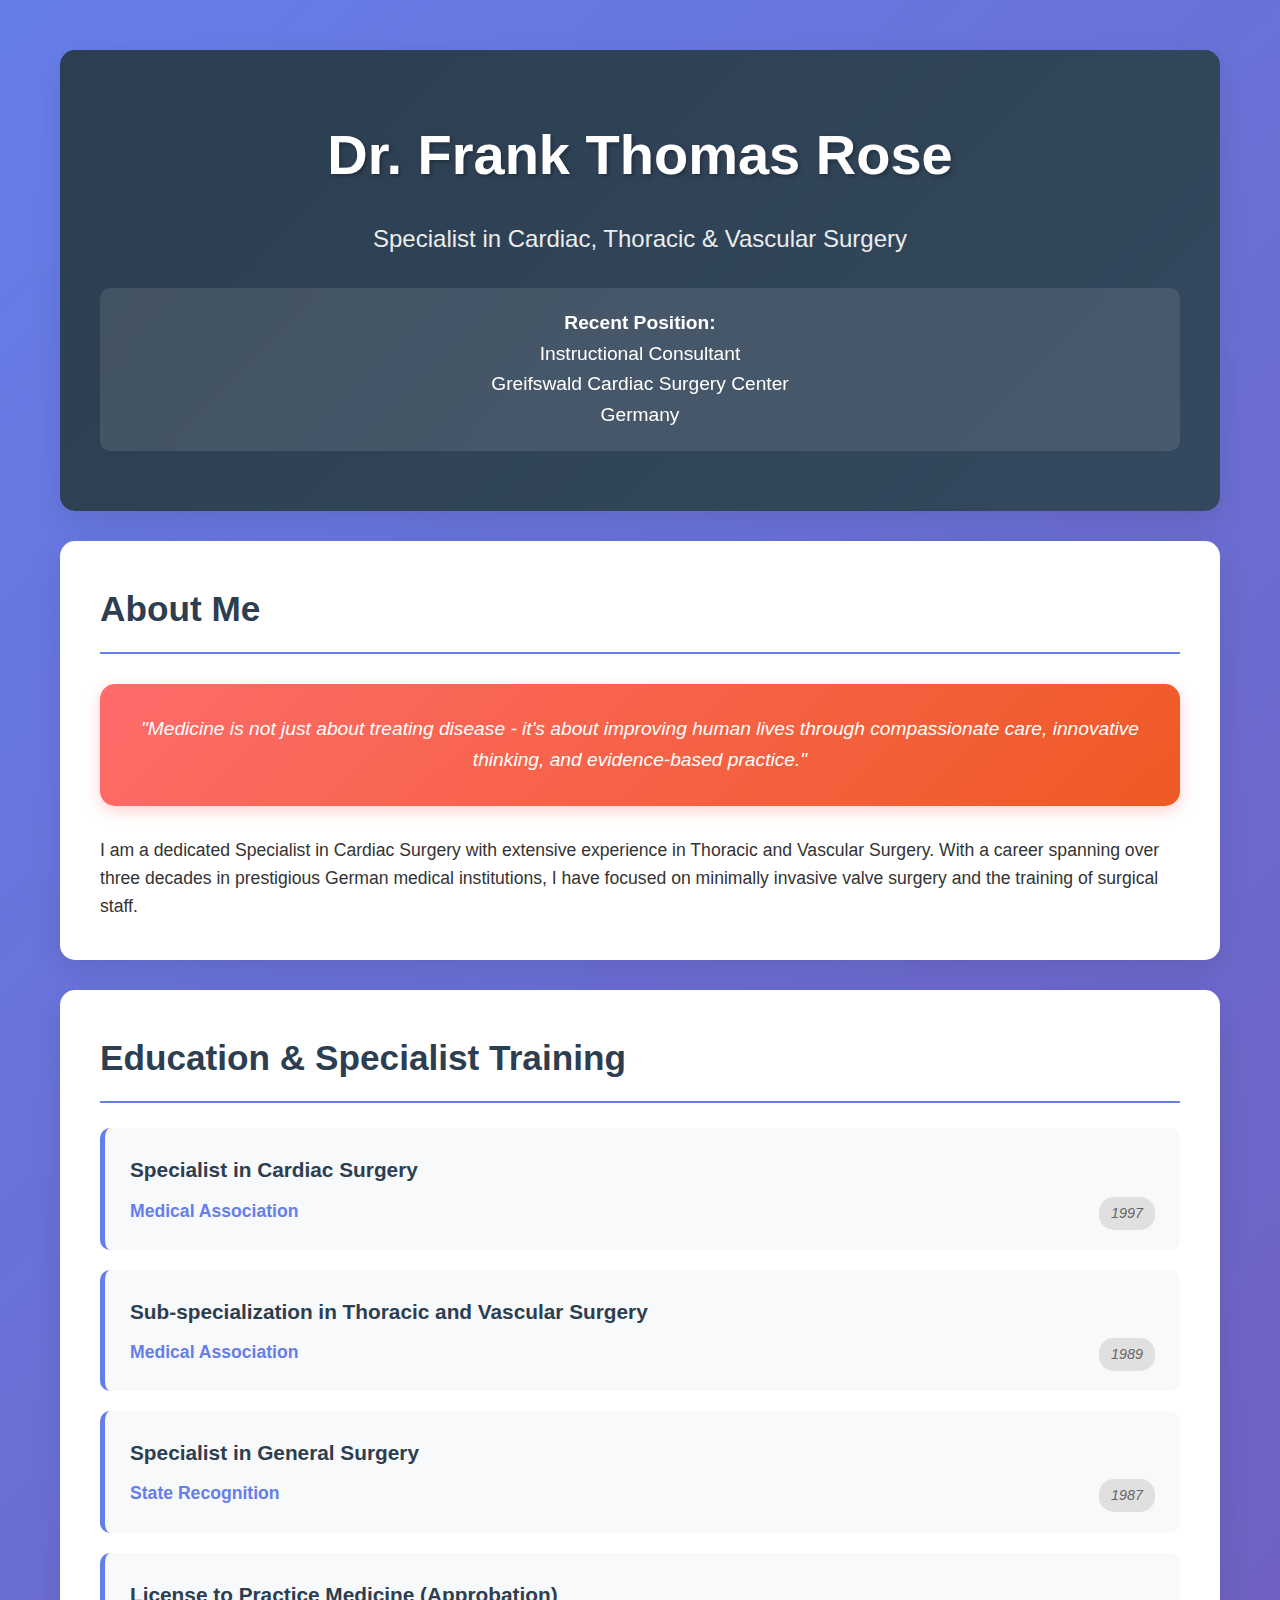
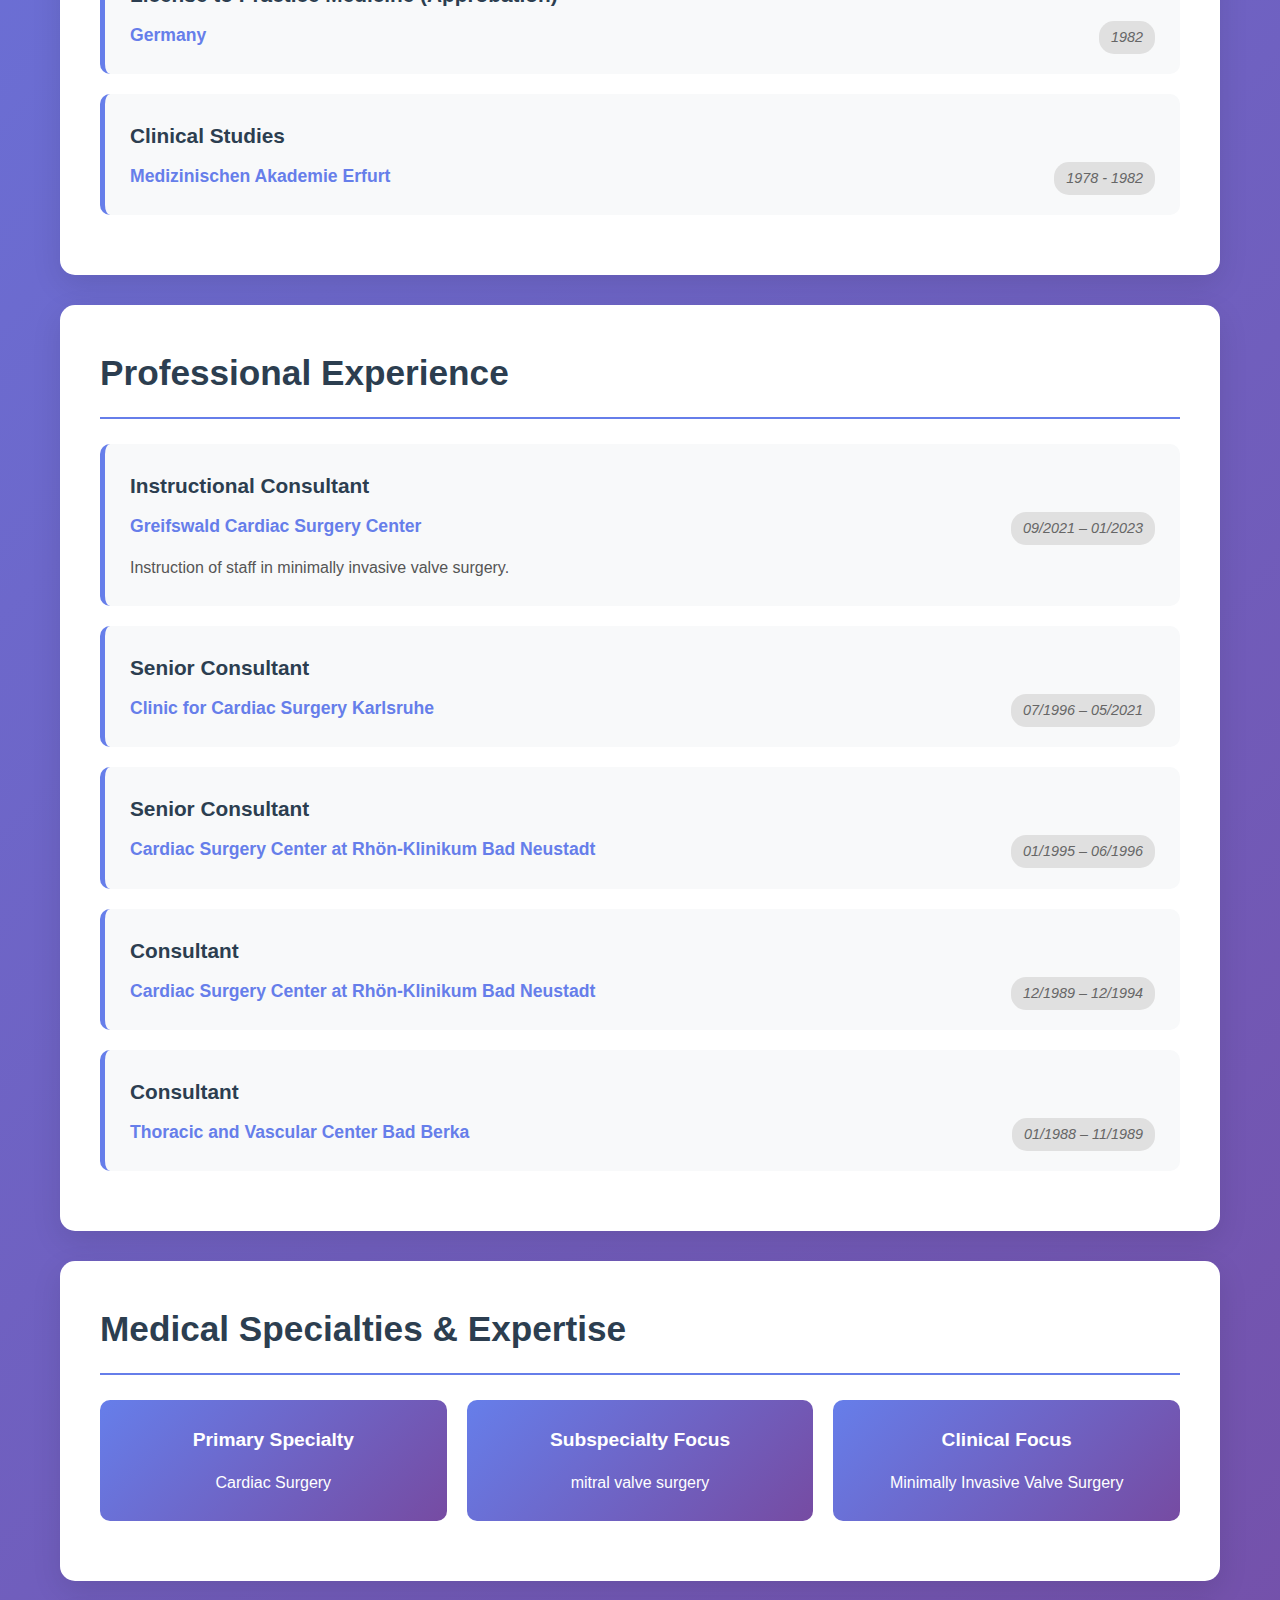
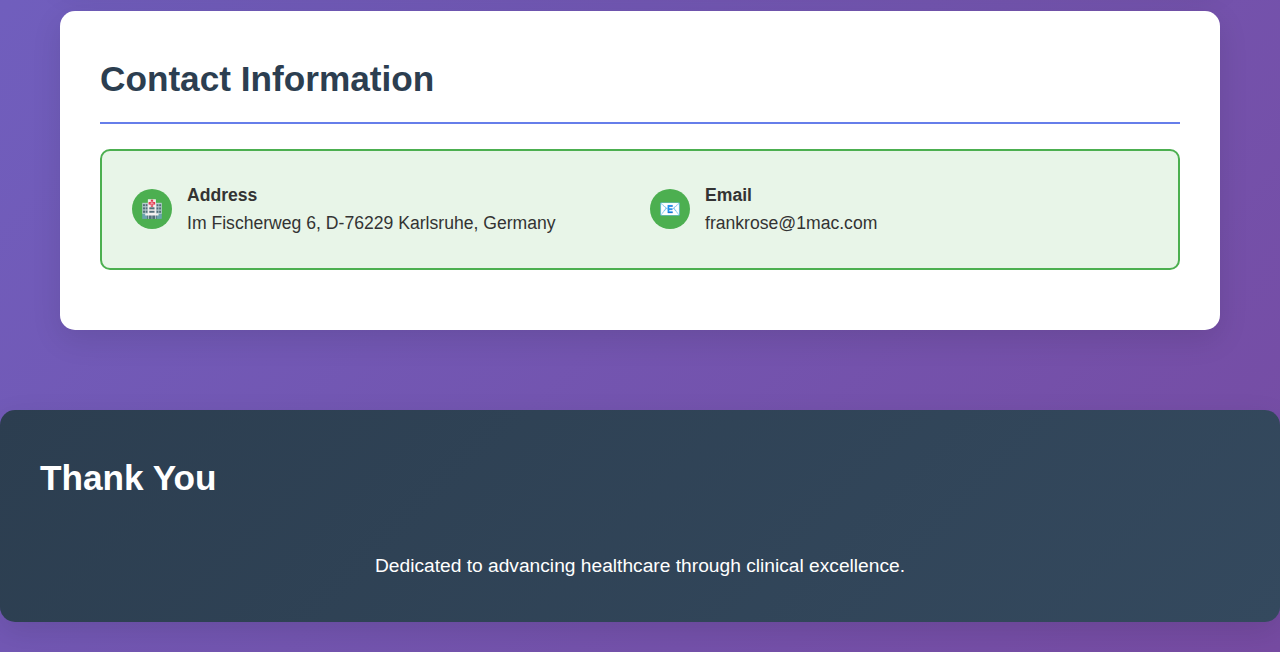
<file: dr_rose.html>
<!DOCTYPE html>
<html lang="en">
<head>
    <meta charset="UTF-8">
    <meta name="viewport" content="width=device-width, initial-scale=1.0">
    <title>Dr. Frank Thomas Rose</title>
    <style>
        * {
            margin: 0;
            padding: 0;
            box-sizing: border-box;
        }
        
        body {
            font-family: 'Segoe UI', Tahoma, Geneva, Verdana, sans-serif;
            background: linear-gradient(135deg, #667eea 0%, #764ba2 100%);
            color: #333;
            line-height: 1.6;
            overflow-x: hidden;
        }
        
        .portfolio-container {
            max-width: 1200px;
            margin: 0 auto;
            padding: 20px;
        }
        
        .section {
            background: white;
            margin: 30px 0;
            border-radius: 15px;
            box-shadow: 0 10px 30px rgba(0,0,0,0.1);
            padding: 40px;
            position: relative;
            transition: transform 0.3s ease;
        }
        
        .section:hover {
            transform: translateY(-5px);
        }
        
        .section-icon {
            position: absolute;
            top: 20px;
            right: 30px;
            background: #667eea;
            color: white;
            padding: 10px;
            border-radius: 50%;
            font-size: 1.5em;
            width: 50px;
            height: 50px;
            display: flex;
            align-items: center;
            justify-content: center;
        }
        
        .hero-section {
            text-align: center;
            background: linear-gradient(135deg, #2c3e50, #34495e);
            color: white;
            padding: 60px 40px;
        }
        
        .hero-section h1 {
            font-size: 3.5em;
            margin-bottom: 20px;
            text-shadow: 2px 2px 4px rgba(0,0,0,0.3);
        }
        
        .hero-section .subtitle {
            font-size: 1.5em;
            margin-bottom: 30px;
            opacity: 0.9;
        }
        
        .hero-section .current-position {
            background: rgba(255,255,255,0.1);
            padding: 20px;
            border-radius: 10px;
            font-size: 1.2em;
            backdrop-filter: blur(10px);
        }
        
        .section h2 {
            color: #2c3e50;
            font-size: 2.2em;
            margin-bottom: 25px;
            display: flex;
            align-items: center;
            gap: 15px;
            border-bottom: 2px solid #667eea;
            padding-bottom: 15px;
        }
        
        .section h3 {
            color: #667eea;
            font-size: 1.4em;
            margin: 20px 0 10px 0;
        }
        
        .education-item, .experience-item, .certification-item {
            background: #f8f9fa;
            padding: 25px;
            margin: 20px 0;
            border-radius: 10px;
            border-left: 5px solid #667eea;
            transition: background 0.3s ease;
        }
        
        .education-item:hover, .experience-item:hover, .certification-item:hover {
            background: #e3f2fd;
        }
        
        .education-item h4, .experience-item h4, .certification-item h4 {
            color: #2c3e50;
            font-size: 1.3em;
            margin-bottom: 10px;
        }
        
        .institution, .workplace {
            color: #667eea;
            font-weight: bold;
            font-size: 1.1em;
        }
        
        .year, .duration {
            color: #666;
            font-style: italic;
            float: right;
            background: #e0e0e0;
            padding: 5px 12px;
            border-radius: 15px;
            font-size: 0.9em;
        }
        
        .description {
            margin-top: 15px;
            color: #555;
            line-height: 1.6;
        }
        
        .specialties-grid, .skills-grid {
            display: grid;
            grid-template-columns: repeat(auto-fit, minmax(280px, 1fr));
            gap: 20px;
            margin: 20px 0;
        }
        
        .specialty-card, .skill-card {
            background: linear-gradient(135deg, #667eea, #764ba2);
            color: white;
            padding: 25px;
            border-radius: 10px;
            text-align: center;
            transition: transform 0.3s ease;
        }
        
        .specialty-card:hover, .skill-card:hover {
            transform: scale(1.05);
        }
        
        .specialty-card h4, .skill-card h4 {
            margin-bottom: 15px;
            font-size: 1.2em;
        }
        
        .contact-info {
            background: #e8f5e8;
            padding: 30px;
            border-radius: 10px;
            margin: 20px 0;
            border: 2px solid #4caf50;
        }
        
        .contact-grid {
            display: grid;
            grid-template-columns: repeat(auto-fit, minmax(250px, 1fr));
            gap: 20px;
        }
        
        .contact-item {
            display: flex;
            align-items: center;
            gap: 15px;
            font-size: 1.1em;
        }
        
        .contact-icon {
            background: #4caf50;
            color: white;
            padding: 10px;
            border-radius: 50%;
            width: 40px;
            height: 40px;
            display: flex;
            align-items: center;
            justify-content: center;
        }
        
        .philosophy-quote {
            background: linear-gradient(135deg, #ff6b6b, #ee5a24);
            color: white;
            padding: 30px;
            border-radius: 15px;
            margin: 30px 0;
            text-align: center;
            font-size: 1.2em;
            font-style: italic;
            box-shadow: 0 5px 15px rgba(255,107,107,0.3);
        }
        
        @media (max-width: 768px) {
            .section {
                padding: 25px;
                margin: 20px 0;
            }
            
            .hero-section h1 {
                font-size: 2.5em;
            }
            
            .section h2 {
                font-size: 1.8em;
            }
            
            .contact-grid, .specialties-grid, .skills-grid, .awards-grid {
                grid-template-columns: 1fr;
            }
        }
    </style>
</head>
<body>
    <div class="portfolio-container">
        
        <!-- Hero Section -->
        <div class="section hero-section">
            <h1>Dr. Frank Thomas Rose</h1>
            <div class="subtitle">Specialist in Cardiac, Thoracic & Vascular Surgery</div>
            <div class="current-position">
                <strong>Recent Position:</strong><br>
                Instructional Consultant<br>
                Greifswald Cardiac Surgery Center<br>
                Germany
            </div>
        </div>

        <!-- About Me -->
        <div class="section">
            <h2>About Me</h2>
            <div class="philosophy-quote">
                "Medicine is not just about treating disease - it's about improving human lives through compassionate care, innovative thinking, and evidence-based practice."
            </div>
            <p style="font-size: 1.1em; margin-top: 20px;">
                I am a dedicated Specialist in Cardiac Surgery with extensive experience in Thoracic and Vascular Surgery. With a career spanning over three decades in prestigious German medical institutions, I have focused on minimally invasive valve surgery and the training of surgical staff.
            </p>
        </div>

        <!-- Education -->
        <div class="section">
            <h2>Education & Specialist Training</h2>
            
            <div class="education-item">
                <h4>Specialist in Cardiac Surgery</h4>
                <div class="year">1997</div>
                <div class="institution">Medical Association</div>
            </div>
            
            <div class="education-item">
                <h4>Sub-specialization in Thoracic and Vascular Surgery</h4>
                <div class="year">1989</div>
                <div class="institution">Medical Association</div>
            </div>

            <div class="education-item">
                <h4>Specialist in General Surgery</h4>
                <div class="year">1987</div>
                <div class="institution">State Recognition</div>
            </div>

            <div class="education-item">
                <h4>License to Practice Medicine (Approbation)</h4>
                <div class="year">1982</div>
                <div class="institution">Germany</div>
            </div>

             <div class="education-item">
                <h4>Clinical Studies</h4>
                <div class="year">1978 - 1982</div>
                <div class="institution">Medizinischen Akademie Erfurt</div>
            </div>
        </div>

        <!-- Experience -->
        <div class="section">
            <h2>Professional Experience</h2>
            
            <div class="experience-item">
                <h4>Instructional Consultant</h4>
                <div class="duration">09/2021 – 01/2023</div>
                <div class="workplace">Greifswald Cardiac Surgery Center</div>
                <div class="description">
                    Instruction of staff in minimally invasive valve surgery.
                </div>
            </div>
            
            <div class="experience-item">
                <h4>Senior Consultant</h4>
                <div class="duration">07/1996 – 05/2021</div>
                <div class="workplace">Clinic for Cardiac Surgery Karlsruhe</div>
            </div>

            <div class="experience-item">
                <h4>Senior Consultant</h4>
                <div class="duration">01/1995 – 06/1996</div>
                <div class="workplace">Cardiac Surgery Center at Rhön-Klinikum Bad Neustadt</div>
            </div>

            <div class="experience-item">
                <h4>Consultant</h4>
                <div class="duration">12/1989 – 12/1994</div>
                <div class="workplace">Cardiac Surgery Center at Rhön-Klinikum Bad Neustadt</div>
            </div>

             <div class="experience-item">
                <h4>Consultant</h4>
                <div class="duration">01/1988 – 11/1989</div>
                <div class="workplace">Thoracic and Vascular Center Bad Berka</div>
            </div>
        </div>

        <!-- Medical Specialties -->
        <div class="section">
            <h2>Medical Specialties & Expertise</h2>
            <div class="specialties-grid">
                <div class="specialty-card">
                    <h4>Primary Specialty</h4>
                    <p>Cardiac Surgery</p>
                </div>
                <div class="specialty-card">
                    <h4>Subspecialty Focus</h4>
                    <p>mitral valve surgery</p>
                </div>
                <div class="specialty-card">
                    <h4>Clinical Focus</h4>
                    <p>Minimally Invasive Valve Surgery</p>
                </div>
            </div>
        </div>

        <!-- Contact Information -->
        <div class="section">
            <h2>Contact Information</h2>
            <div class="contact-info">
                <div class="contact-grid">
                    <div class="contact-item">
                        <div class="contact-icon">🏥</div>
                        <div>
                            <strong>Address</strong><br>
                            Im Fischerweg 6, D-76229 Karlsruhe, Germany
                        </div>
                    </div>
                    <div class="contact-item">
                        <div class="contact-icon">📧</div>
                        <div>
                            <strong>Email</strong><br>
                            frankrose@1mac.com
                        </div>
                    </div>
                    
                       
                    </div>
                </div>
            </div>
        </div>

        <!-- Footer -->
        <div class="section" style="text-align: center; background: linear-gradient(135deg, #2c3e50, #34495e); color: white;">
            <h2 style="color: white; border-bottom: none;">Thank You</h2>
            <p style="font-size: 1.2em; margin-top: 30px;">
                Dedicated to advancing healthcare through clinical excellence.
            </p>
        </div>
    </div>
</body>
</html>
</file>
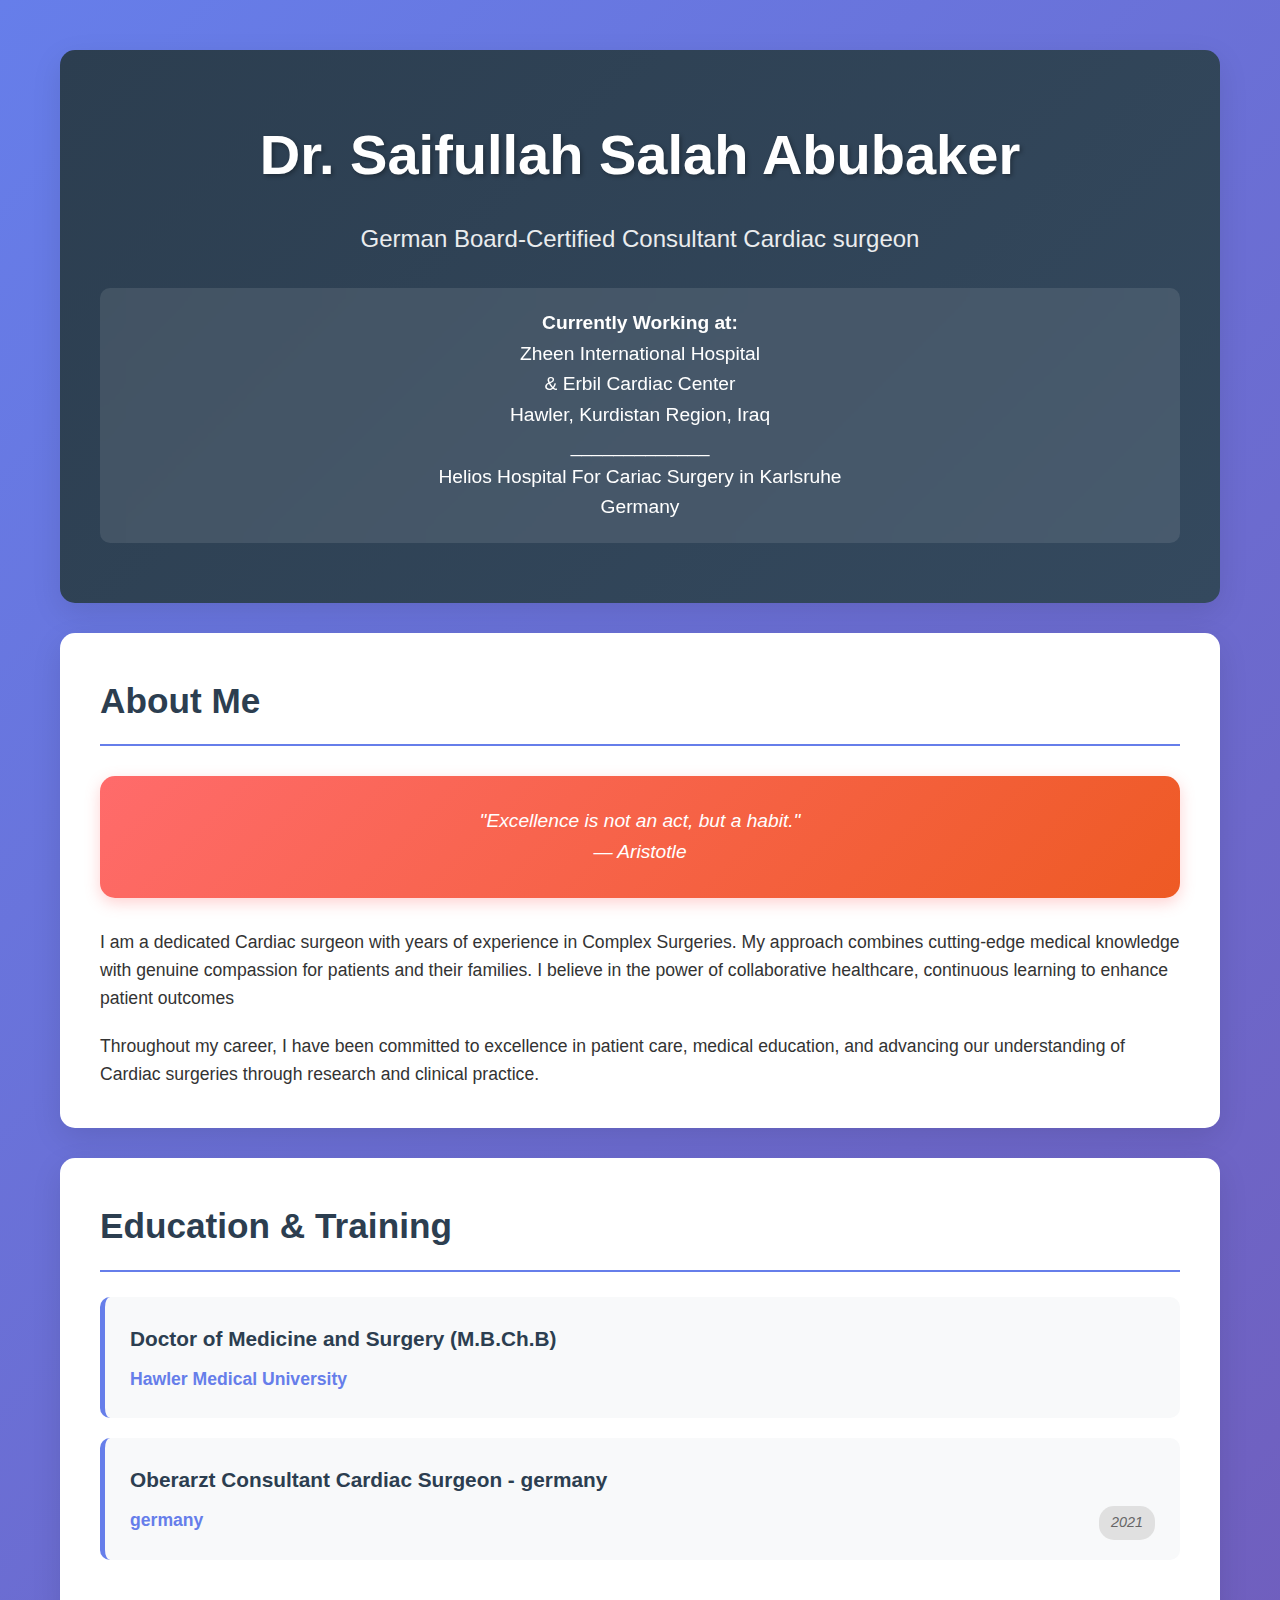
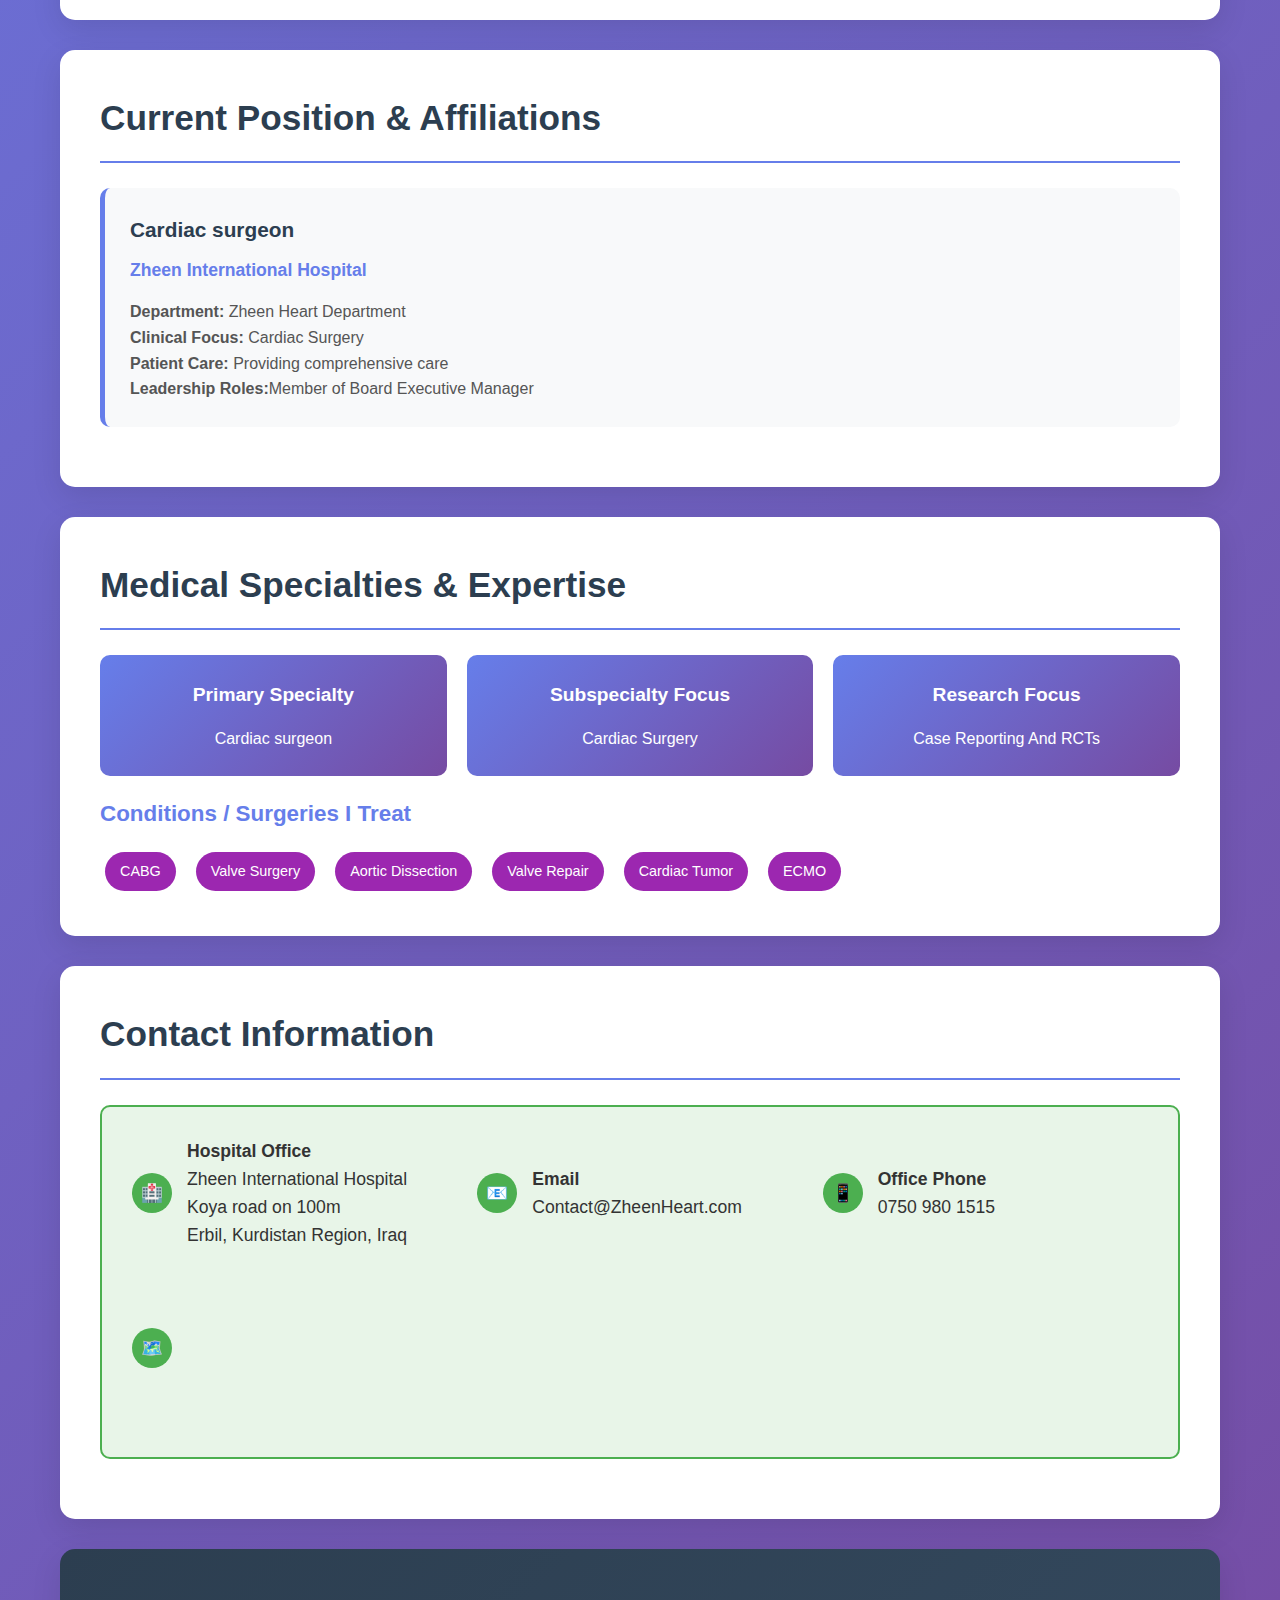
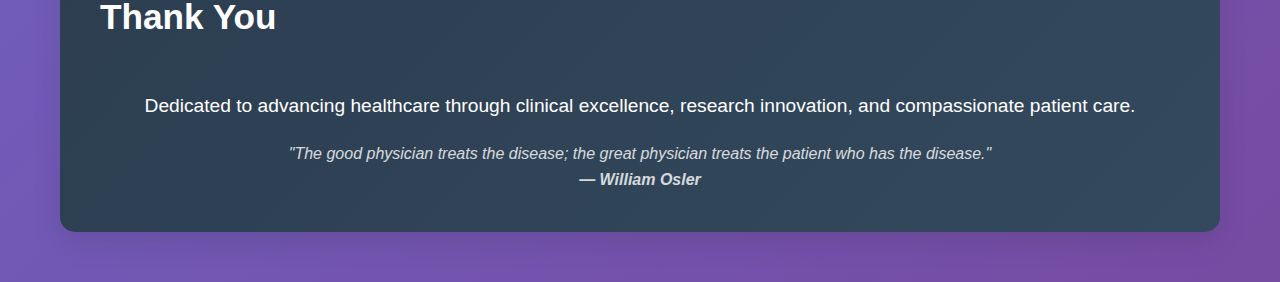
<file: dr_saifullah.html>
<!DOCTYPE html>
<html lang="en">
<head>
    <meta charset="UTF-8">
    <meta name="viewport" content="width=device-width, initial-scale=1.0">
    <title>Dr. Saifullah Salah Abubaker</title>
    <style>
        * {
            margin: 0;
            padding: 0;
            box-sizing: border-box;
        }
        
        body {
            font-family: 'Segoe UI', Tahoma, Geneva, Verdana, sans-serif;
            background: linear-gradient(135deg, #667eea 0%, #764ba2 100%);
            color: #333;
            line-height: 1.6;
            overflow-x: hidden;
        }
        
        .portfolio-container {
            max-width: 1200px;
            margin: 0 auto;
            padding: 20px;
        }
        
        .section {
            background: white;
            margin: 30px 0;
            border-radius: 15px;
            box-shadow: 0 10px 30px rgba(0,0,0,0.1);
            padding: 40px;
            position: relative;
            transition: transform 0.3s ease;
        }
        
        .section:hover {
            transform: translateY(-5px);
        }
        
        .section-icon {
            position: absolute;
            top: 20px;
            right: 30px;
            background: #667eea;
            color: white;
            padding: 10px;
            border-radius: 50%;
            font-size: 1.5em;
            width: 50px;
            height: 50px;
            display: flex;
            align-items: center;
            justify-content: center;
        }
        
        .hero-section {
            text-align: center;
            background: linear-gradient(135deg, #2c3e50, #34495e);
            color: white;
            padding: 60px 40px;
        }
        
        .hero-section h1 {
            font-size: 3.5em;
            margin-bottom: 20px;
            text-shadow: 2px 2px 4px rgba(0,0,0,0.3);
        }
        
        .hero-section .subtitle {
            font-size: 1.5em;
            margin-bottom: 30px;
            opacity: 0.9;
        }
        
        .hero-section .current-position {
            background: rgba(255,255,255,0.1);
            padding: 20px;
            border-radius: 10px;
            font-size: 1.2em;
            backdrop-filter: blur(10px);
        }
        
        .section h2 {
            color: #2c3e50;
            font-size: 2.2em;
            margin-bottom: 25px;
            display: flex;
            align-items: center;
            gap: 15px;
            border-bottom: 2px solid #667eea;
            padding-bottom: 15px;
        }
        
        .section h3 {
            color: #667eea;
            font-size: 1.4em;
            margin: 20px 0 10px 0;
        }
        
        .education-item, .experience-item, .certification-item {
            background: #f8f9fa;
            padding: 25px;
            margin: 20px 0;
            border-radius: 10px;
            border-left: 5px solid #667eea;
            transition: background 0.3s ease;
        }
        
        .education-item:hover, .experience-item:hover, .certification-item:hover {
            background: #e3f2fd;
        }
        
        .education-item h4, .experience-item h4, .certification-item h4 {
            color: #2c3e50;
            font-size: 1.3em;
            margin-bottom: 10px;
        }
        
        .institution, .workplace {
            color: #667eea;
            font-weight: bold;
            font-size: 1.1em;
        }
        
        .year, .duration {
            color: #666;
            font-style: italic;
            float: right;
            background: #e0e0e0;
            padding: 5px 12px;
            border-radius: 15px;
            font-size: 0.9em;
        }
        
        .description {
            margin-top: 15px;
            color: #555;
            line-height: 1.6;
        }
        
        .specialties-grid, .skills-grid {
            display: grid;
            grid-template-columns: repeat(auto-fit, minmax(280px, 1fr));
            gap: 20px;
            margin: 20px 0;
        }
        
        .specialty-card, .skill-card {
            background: linear-gradient(135deg, #667eea, #764ba2);
            color: white;
            padding: 25px;
            border-radius: 10px;
            text-align: center;
            transition: transform 0.3s ease;
        }
        
        .specialty-card:hover, .skill-card:hover {
            transform: scale(1.05);
        }
        
        .specialty-card h4, .skill-card h4 {
            margin-bottom: 15px;
            font-size: 1.2em;
        }
        
        .publications-list {
            background: #fff3e0;
            padding: 25px;
            border-radius: 10px;
            margin: 20px 0;
            border: 2px solid #ff9800;
        }
        
        .publication-item {
            margin: 15px 0;
            padding: 15px;
            background: white;
            border-radius: 8px;
            border-left: 4px solid #ff9800;
        }
        
        .publication-title {
            font-weight: bold;
            color: #e65100;
            margin-bottom: 5px;
        }
        
        .publication-journal {
            color: #666;
            font-style: italic;
        }
        
        .awards-grid {
            display: grid;
            grid-template-columns: repeat(auto-fit, minmax(350px, 1fr));
            gap: 20px;
            margin: 20px 0;
        }
        
        .award-card {
            background: linear-gradient(135deg, #00b894, #00a085);
            color: white;
            padding: 25px;
            border-radius: 10px;
            text-align: center;
            box-shadow: 0 5px 15px rgba(0,184,148,0.3);
        }
        
        .award-card h4 {
            margin-bottom: 10px;
            font-size: 1.3em;
        }
        
        .contact-info {
            background: #e8f5e8;
            padding: 30px;
            border-radius: 10px;
            margin: 20px 0;
            border: 2px solid #4caf50;
        }
        
        .contact-grid {
            display: grid;
            grid-template-columns: repeat(auto-fit, minmax(250px, 1fr));
            gap: 20px;
        }
        
        .contact-item {
            display: flex;
            align-items: center;
            gap: 15px;
            font-size: 1.1em;
        }
        
        .contact-icon {
            background: #4caf50;
            color: white;
            padding: 10px;
            border-radius: 50%;
            width: 40px;
            height: 40px;
            display: flex;
            align-items: center;
            justify-content: center;
        }
        
        .philosophy-quote {
            background: linear-gradient(135deg, #ff6b6b, #ee5a24);
            color: white;
            padding: 30px;
            border-radius: 15px;
            margin: 30px 0;
            text-align: center;
            font-size: 1.2em;
            font-style: italic;
            box-shadow: 0 5px 15px rgba(255,107,107,0.3);
        }
        
        .research-interests {
            background: #f3e5f5;
            padding: 25px;
            border-radius: 10px;
            margin: 20px 0;
            border: 2px solid #9c27b0;
        }
        
        .interest-tag {
            display: inline-block;
            background: #9c27b0;
            color: white;
            padding: 8px 15px;
            margin: 5px;
            border-radius: 20px;
            font-size: 0.9em;
        }
        
        .professional-memberships {
            background: #e1f5fe;
            padding: 25px;
            border-radius: 10px;
            margin: 20px 0;
            border: 2px solid #03a9f4;
        }
        
        .membership-item {
            background: white;
            padding: 15px;
            margin: 10px 0;
            border-radius: 8px;
            border-left: 4px solid #03a9f4;
            display: flex;
            justify-content: space-between;
            align-items: center;
        }
        
        .languages-section {
            background: #fce4ec;
            padding: 25px;
            border-radius: 10px;
            margin: 20px 0;
            border: 2px solid #e91e63;
        }
        
        .language-item {
            display: inline-block;
            background: #e91e63;
            color: white;
            padding: 10px 20px;
            margin: 8px;
            border-radius: 25px;
            font-weight: bold;
        }
        
        @media (max-width: 768px) {
            .section {
                padding: 25px;
                margin: 20px 0;
            }
            
            .hero-section h1 {
                font-size: 2.5em;
            }
            
            .section h2 {
                font-size: 1.8em;
            }
            
            .contact-grid, .specialties-grid, .skills-grid, .awards-grid {
                grid-template-columns: 1fr;
            }
        }
    </style>
</head>
<body>
    <div class="portfolio-container">
        
        <!-- Hero Section -->
        <div class="section hero-section">
            <h1>Dr. Saifullah Salah Abubaker</h1>
            <div class="subtitle">German Board-Certified Consultant Cardiac surgeon</div>
            <div class="current-position">
                <strong>Currently Working at:</strong><br>
                Zheen International Hospital<br>
                & Erbil Cardiac Center<br>
                Hawler, Kurdistan Region, Iraq<br>
                _____________<br>
                Helios Hospital For Cariac Surgery in Karlsruhe<br>
                Germany
            </div>
        </div>

        <!-- About Me -->
        <div class="section">
            
            <h2>About Me</h2>
            <div class="philosophy-quote">
        <blockquote>
            "Excellence is not an act, but a habit."
            <footer>— Aristotle</footer>
        </blockquote>
    </div>

            <p style="font-size: 1.1em; margin-top: 20px;">
                I am a dedicated Cardiac surgeon with years of experience in Complex Surgeries. My approach combines cutting-edge medical knowledge with genuine compassion for patients and their families. I believe in the power of collaborative healthcare, continuous learning to enhance patient outcomes
            </p>
            <p style="margin-top: 20px; font-size: 1.1em;">
                Throughout my career, I have been committed to excellence in patient care, medical education, and advancing our understanding of Cardiac surgeries through research and clinical practice.
            </p>
        </div>

        <!-- Education -->
        <div class="section">
          
            <h2>Education & Training</h2>
            
            <div class="education-item">
                <h4>Doctor of Medicine and Surgery (M.B.Ch.B)</h4>
                <div class="institution">Hawler Medical University</div>
               
            </div>
            
            <div class="education-item">
                <h4>Oberarzt Consultant Cardiac Surgeon - germany</h4>
                <div class="year">2021</div>
                <div class="institution">germany</div>
                </div>
            
        </div>

        <!-- Current Position -->
        <div class="section">
       
            <h2>Current Position & Affiliations</h2>
            
            <div class="experience-item">
                <h4>Cardiac surgeon</h4>
            
                <div class="workplace">Zheen International Hospital</div>
                <div class="description">
                    <strong>Department:</strong> Zheen Heart Department<br>
                    <strong>Clinical Focus:</strong> Cardiac Surgery<br>
                    <strong>Patient Care:</strong> Providing comprehensive care <br>
                   
                    <strong>Leadership Roles:</strong>Member of Board Executive Manager<br>
                </div>
            </div>
               
        </div>

        <!-- Medical Specialties -->
        <div class="section">
           
            <h2>Medical Specialties & Expertise</h2>
            
            <div class="specialties-grid">
                <div class="specialty-card">
                    <h4>Primary Specialty</h4>
                    <p>Cardiac surgeon</p>
                    
                </div>
                <div class="specialty-card">
                    <h4>Subspecialty Focus</h4>
                    <p>Cardiac Surgery</p>
                    
                </div>
                
                <div class="specialty-card">
                    <h4>Research Focus</h4>
                    <p>Case Reporting And RCTs </p>
                
                </div>
            </div>
            
            <div class="key-conditions">
                <h3>Conditions / Surgeries I Treat</h3>
                <div style="display: flex; flex-wrap: wrap; gap: 10px; margin-top: 15px;">
                    <span class="interest-tag">CABG</span>
                    <span class="interest-tag">Valve Surgery</span>
                    <span class="interest-tag">Aortic Dissection </span>
                    <span class="interest-tag">Valve Repair</span>
                    <span class="interest-tag">Cardiac Tumor</span>
                    <span class="interest-tag">ECMO</span>
                </div>
            </div>
        </div>

        
       
       

        <!-- Contact Information -->
        <div class="section">
            <h2>Contact Information</h2>
            
            <div class="contact-info">
                <div class="contact-grid">
                    <div class="contact-item">
                        <div class="contact-icon">🏥</div>
                        <div>
                            <strong>Hospital Office</strong><br>
                            Zheen International Hospital<br>
                            Koya road on 100m <br>
                            Erbil, Kurdistan Region, Iraq
                        </div>
                    </div>
                    
                    <div class="contact-item">
                        <div class="contact-icon">📧</div>
                        <div>
                            <strong>Email</strong><br>
                            Contact@ZheenHeart.com
                        </div>
                    </div>
                    
                    <div class="contact-item">
                        <div class="contact-icon">📱</div>
                        <div>
                            <strong>Office Phone</strong><br>
                            0750 980 1515
                        </div>
                    </div>
                    
                    <div class="contact-item">
                        <div class="contact-icon">🗺️</div>
                        <div>
                            <iframe src="https://www.google.com/maps/embed?pb=!1m18!1m12!1m3!1d3219.8504729212355!2d44.04204377536813!3d36.194518201608304!2m3!1f0!2f0!3f0!3m2!1i1024!2i768!4f13.1!3m3!1m2!1s0x40072300018b3f89%3A0x22ec6998ec0e35fd!2sZheen%20Heart%20Department!5e0!3m2!1sen!2siq!4v1755910961144!5m2!1sen!2siq" width="100%" height="100%" style="border:0;" allowfullscreen="" loading="lazy" referrerpolicy="no-referrer-when-downgrade"></iframe>
                        </div>
                    </div>
                </div>
                
        
            </div>
        </div>

       
        <!-- Footer -->
        <div class="section" style="text-align: center; background: linear-gradient(135deg, #2c3e50, #34495e); color: white;">
            <h2 style="color: white; border-bottom: none;">Thank You</h2>
            <p style="font-size: 1.2em; margin-top: 30px;">
                Dedicated to advancing healthcare through clinical excellence, research innovation, and compassionate patient care.
            </p>
            <p style="margin-top: 20px; font-style: italic; opacity: 0.8;">
                "The good physician treats the disease; the great physician treats the patient who has the disease."
                <br><strong>— William Osler</strong>
            </p>
        </div>

    </div>
</body>
</html>
</file>
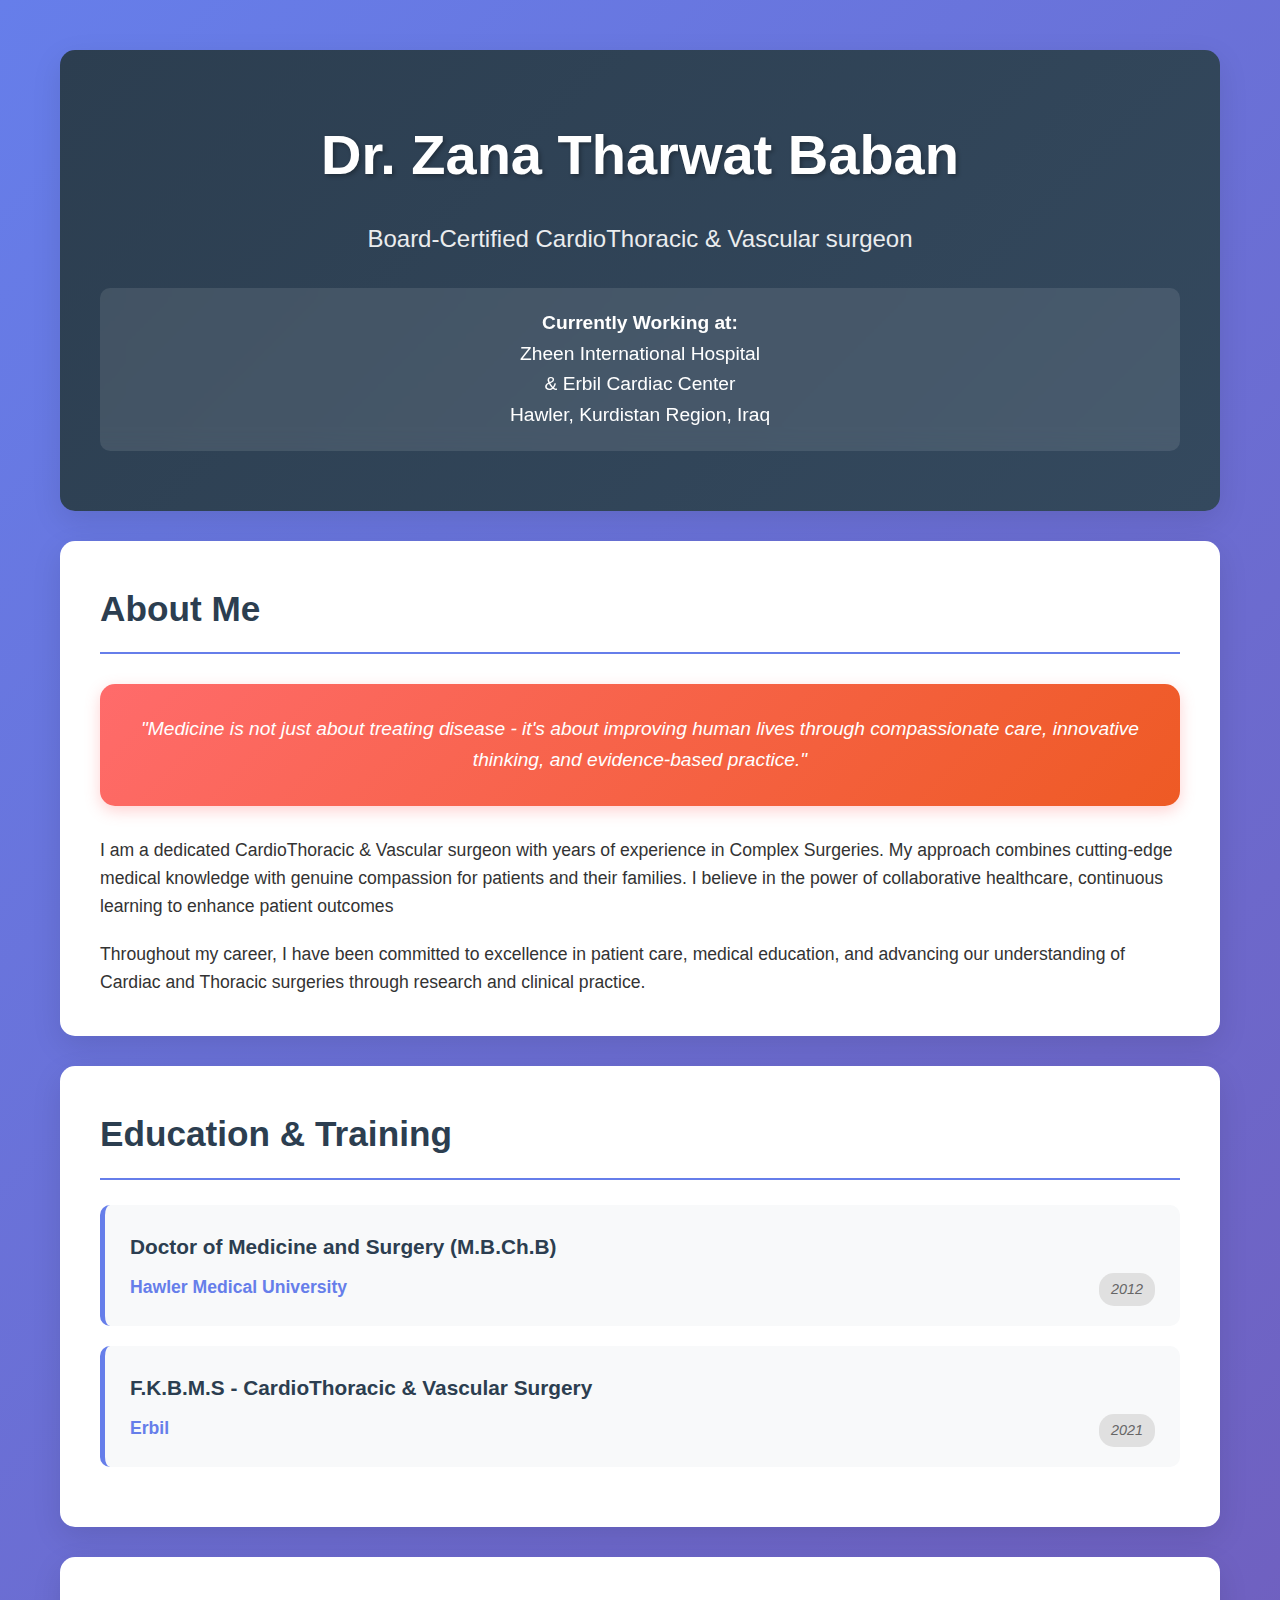
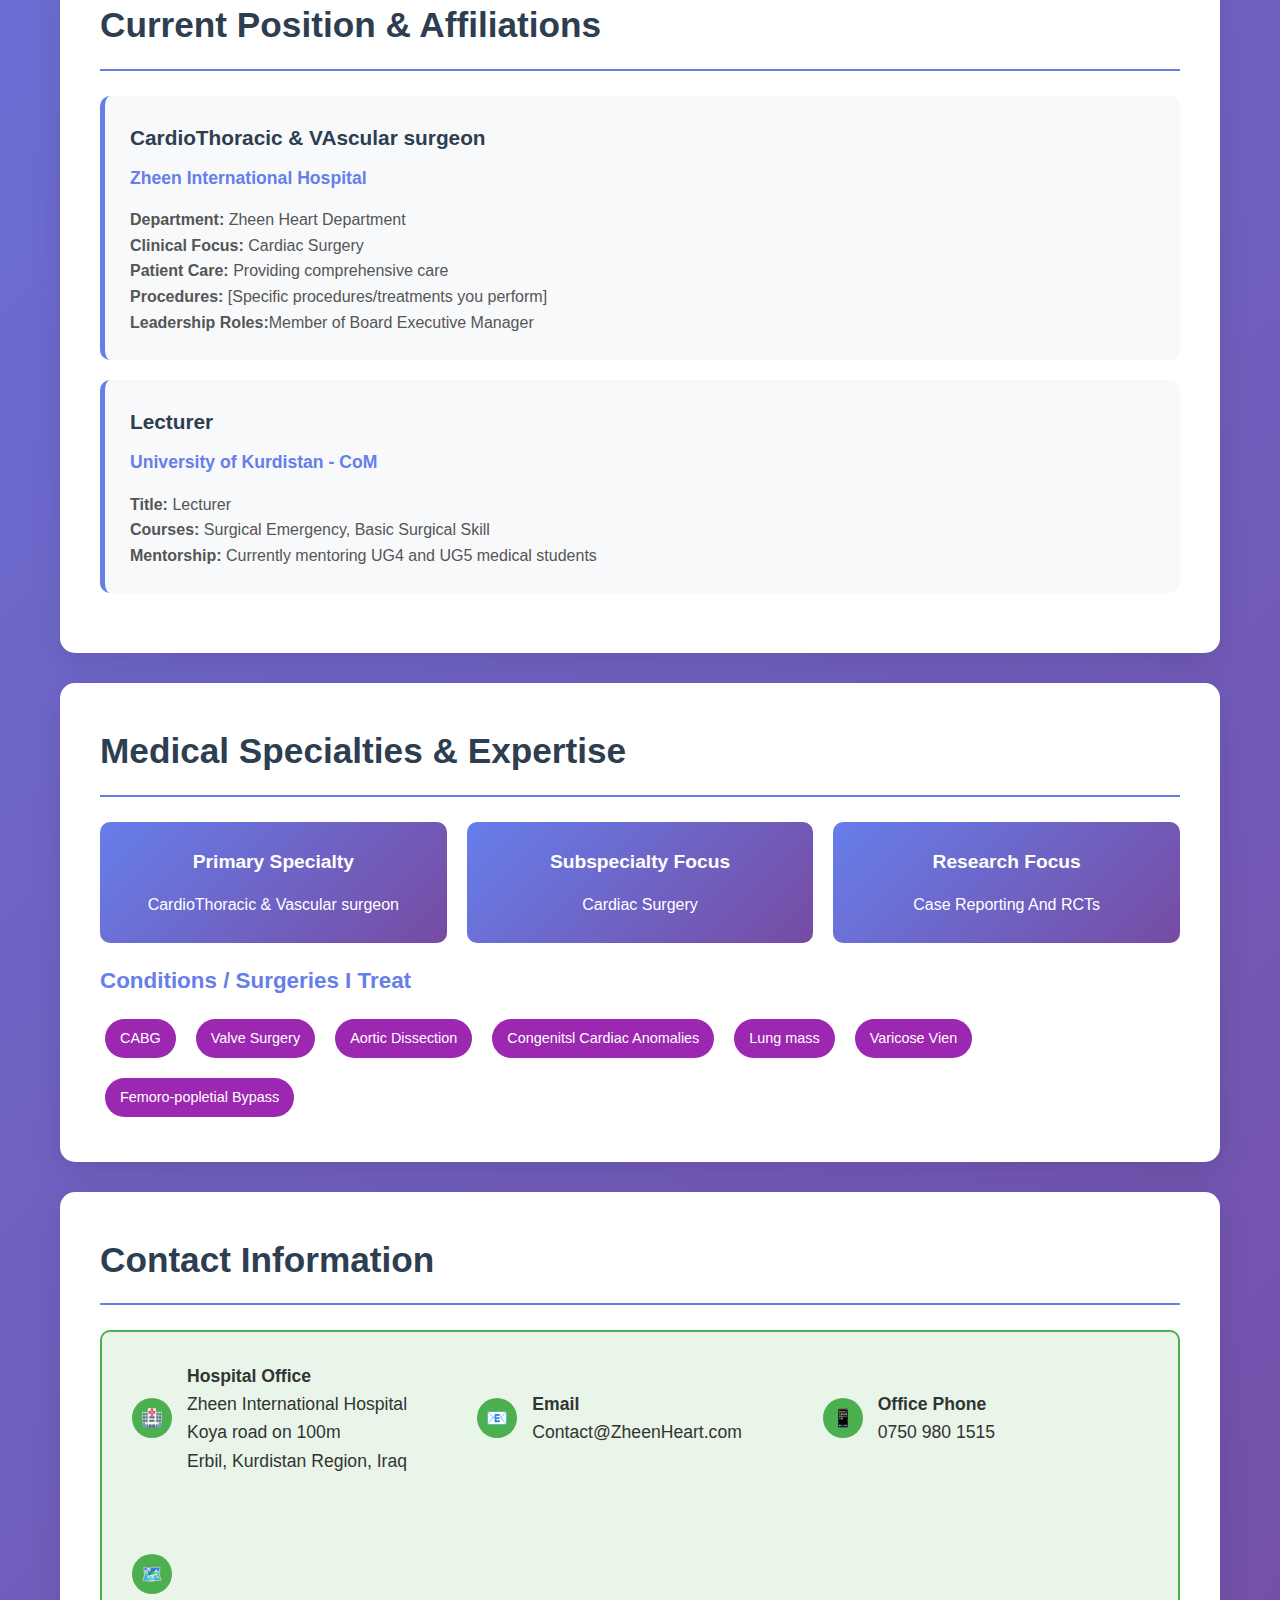
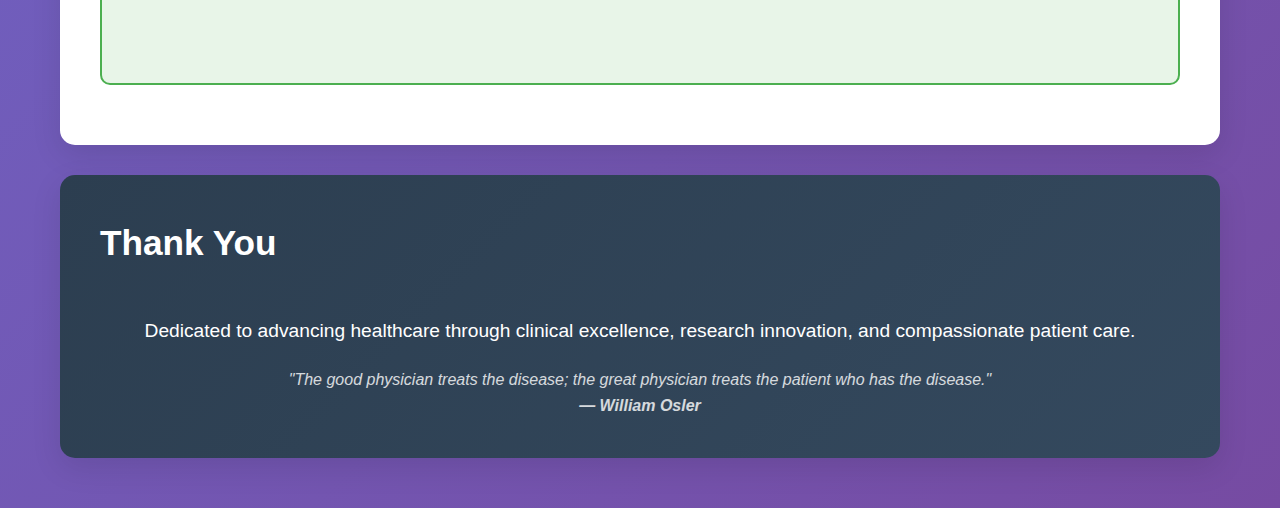
<file: dr_zana.html>
<!DOCTYPE html>
<html lang="en">
<head>
    <meta charset="UTF-8">
    <meta name="viewport" content="width=device-width, initial-scale=1.0">
    <title>Dr.Zana T. Baban</title>
    <style>
        * {
            margin: 0;
            padding: 0;
            box-sizing: border-box;
        }
        
        body {
            font-family: 'Segoe UI', Tahoma, Geneva, Verdana, sans-serif;
            background: linear-gradient(135deg, #667eea 0%, #764ba2 100%);
            color: #333;
            line-height: 1.6;
            overflow-x: hidden;
        }
        
        .portfolio-container {
            max-width: 1200px;
            margin: 0 auto;
            padding: 20px;
        }
        
        .section {
            background: white;
            margin: 30px 0;
            border-radius: 15px;
            box-shadow: 0 10px 30px rgba(0,0,0,0.1);
            padding: 40px;
            position: relative;
            transition: transform 0.3s ease;
        }
        
        .section:hover {
            transform: translateY(-5px);
        }
        
        .section-icon {
            position: absolute;
            top: 20px;
            right: 30px;
            background: #667eea;
            color: white;
            padding: 10px;
            border-radius: 50%;
            font-size: 1.5em;
            width: 50px;
            height: 50px;
            display: flex;
            align-items: center;
            justify-content: center;
        }
        
        .hero-section {
            text-align: center;
            background: linear-gradient(135deg, #2c3e50, #34495e);
            color: white;
            padding: 60px 40px;
        }
        
        .hero-section h1 {
            font-size: 3.5em;
            margin-bottom: 20px;
            text-shadow: 2px 2px 4px rgba(0,0,0,0.3);
        }
        
        .hero-section .subtitle {
            font-size: 1.5em;
            margin-bottom: 30px;
            opacity: 0.9;
        }
        
        .hero-section .current-position {
            background: rgba(255,255,255,0.1);
            padding: 20px;
            border-radius: 10px;
            font-size: 1.2em;
            backdrop-filter: blur(10px);
        }
        
        .section h2 {
            color: #2c3e50;
            font-size: 2.2em;
            margin-bottom: 25px;
            display: flex;
            align-items: center;
            gap: 15px;
            border-bottom: 2px solid #667eea;
            padding-bottom: 15px;
        }
        
        .section h3 {
            color: #667eea;
            font-size: 1.4em;
            margin: 20px 0 10px 0;
        }
        
        .education-item, .experience-item, .certification-item {
            background: #f8f9fa;
            padding: 25px;
            margin: 20px 0;
            border-radius: 10px;
            border-left: 5px solid #667eea;
            transition: background 0.3s ease;
        }
        
        .education-item:hover, .experience-item:hover, .certification-item:hover {
            background: #e3f2fd;
        }
        
        .education-item h4, .experience-item h4, .certification-item h4 {
            color: #2c3e50;
            font-size: 1.3em;
            margin-bottom: 10px;
        }
        
        .institution, .workplace {
            color: #667eea;
            font-weight: bold;
            font-size: 1.1em;
        }
        
        .year, .duration {
            color: #666;
            font-style: italic;
            float: right;
            background: #e0e0e0;
            padding: 5px 12px;
            border-radius: 15px;
            font-size: 0.9em;
        }
        
        .description {
            margin-top: 15px;
            color: #555;
            line-height: 1.6;
        }
        
        .specialties-grid, .skills-grid {
            display: grid;
            grid-template-columns: repeat(auto-fit, minmax(280px, 1fr));
            gap: 20px;
            margin: 20px 0;
        }
        
        .specialty-card, .skill-card {
            background: linear-gradient(135deg, #667eea, #764ba2);
            color: white;
            padding: 25px;
            border-radius: 10px;
            text-align: center;
            transition: transform 0.3s ease;
        }
        
        .specialty-card:hover, .skill-card:hover {
            transform: scale(1.05);
        }
        
        .specialty-card h4, .skill-card h4 {
            margin-bottom: 15px;
            font-size: 1.2em;
        }
        
        .publications-list {
            background: #fff3e0;
            padding: 25px;
            border-radius: 10px;
            margin: 20px 0;
            border: 2px solid #ff9800;
        }
        
        .publication-item {
            margin: 15px 0;
            padding: 15px;
            background: white;
            border-radius: 8px;
            border-left: 4px solid #ff9800;
        }
        
        .publication-title {
            font-weight: bold;
            color: #e65100;
            margin-bottom: 5px;
        }
        
        .publication-journal {
            color: #666;
            font-style: italic;
        }
        
        .awards-grid {
            display: grid;
            grid-template-columns: repeat(auto-fit, minmax(350px, 1fr));
            gap: 20px;
            margin: 20px 0;
        }
        
        .award-card {
            background: linear-gradient(135deg, #00b894, #00a085);
            color: white;
            padding: 25px;
            border-radius: 10px;
            text-align: center;
            box-shadow: 0 5px 15px rgba(0,184,148,0.3);
        }
        
        .award-card h4 {
            margin-bottom: 10px;
            font-size: 1.3em;
        }
        
        .contact-info {
            background: #e8f5e8;
            padding: 30px;
            border-radius: 10px;
            margin: 20px 0;
            border: 2px solid #4caf50;
        }
        
        .contact-grid {
            display: grid;
            grid-template-columns: repeat(auto-fit, minmax(250px, 1fr));
            gap: 20px;
        }
        
        .contact-item {
            display: flex;
            align-items: center;
            gap: 15px;
            font-size: 1.1em;
        }
        
        .contact-icon {
            background: #4caf50;
            color: white;
            padding: 10px;
            border-radius: 50%;
            width: 40px;
            height: 40px;
            display: flex;
            align-items: center;
            justify-content: center;
        }
        
        .philosophy-quote {
            background: linear-gradient(135deg, #ff6b6b, #ee5a24);
            color: white;
            padding: 30px;
            border-radius: 15px;
            margin: 30px 0;
            text-align: center;
            font-size: 1.2em;
            font-style: italic;
            box-shadow: 0 5px 15px rgba(255,107,107,0.3);
        }
        
        .research-interests {
            background: #f3e5f5;
            padding: 25px;
            border-radius: 10px;
            margin: 20px 0;
            border: 2px solid #9c27b0;
        }
        
        .interest-tag {
            display: inline-block;
            background: #9c27b0;
            color: white;
            padding: 8px 15px;
            margin: 5px;
            border-radius: 20px;
            font-size: 0.9em;
        }
        
        .professional-memberships {
            background: #e1f5fe;
            padding: 25px;
            border-radius: 10px;
            margin: 20px 0;
            border: 2px solid #03a9f4;
        }
        
        .membership-item {
            background: white;
            padding: 15px;
            margin: 10px 0;
            border-radius: 8px;
            border-left: 4px solid #03a9f4;
            display: flex;
            justify-content: space-between;
            align-items: center;
        }
        
        .languages-section {
            background: #fce4ec;
            padding: 25px;
            border-radius: 10px;
            margin: 20px 0;
            border: 2px solid #e91e63;
        }
        
        .language-item {
            display: inline-block;
            background: #e91e63;
            color: white;
            padding: 10px 20px;
            margin: 8px;
            border-radius: 25px;
            font-weight: bold;
        }
        
        @media (max-width: 768px) {
            .section {
                padding: 25px;
                margin: 20px 0;
            }
            
            .hero-section h1 {
                font-size: 2.5em;
            }
            
            .section h2 {
                font-size: 1.8em;
            }
            
            .contact-grid, .specialties-grid, .skills-grid, .awards-grid {
                grid-template-columns: 1fr;
            }
        }
    </style>
</head>
<body>
    <div class="portfolio-container">
        
        <!-- Hero Section -->
        <div class="section hero-section">
            <h1>Dr. Zana Tharwat Baban</h1>
            <div class="subtitle">Board-Certified CardioThoracic & Vascular surgeon</div>
            <div class="current-position">
                <strong>Currently Working at:</strong><br>
                Zheen International Hospital<br>
                & Erbil Cardiac Center<br>
                Hawler, Kurdistan Region, Iraq
            </div>
        </div>

        <!-- About Me -->
        <div class="section">
            
            <h2>About Me</h2>
            <div class="philosophy-quote">
                "Medicine is not just about treating disease - it's about improving human lives through compassionate care, innovative thinking, and evidence-based practice."
            </div>
            <p style="font-size: 1.1em; margin-top: 20px;">
                I am a dedicated CardioThoracic & Vascular surgeon with years of experience in Complex Surgeries. My approach combines cutting-edge medical knowledge with genuine compassion for patients and their families. I believe in the power of collaborative healthcare, continuous learning to enhance patient outcomes
            </p>
            <p style="margin-top: 20px; font-size: 1.1em;">
                Throughout my career, I have been committed to excellence in patient care, medical education, and advancing our understanding of Cardiac and Thoracic surgeries through research and clinical practice.
            </p>
        </div>

        <!-- Education -->
        <div class="section">
          
            <h2>Education & Training</h2>
            
            <div class="education-item">
                <h4>Doctor of Medicine and Surgery (M.B.Ch.B)</h4>
                <div class="year">2012</div>
                <div class="institution">Hawler Medical University</div>
               
            </div>
            
            <div class="education-item">
                <h4>F.K.B.M.S - CardioThoracic & Vascular Surgery</h4>
                <div class="year">2021</div>
                <div class="institution">Erbil</div>
                </div>
            
        </div>

        <!-- Current Position -->
        <div class="section">
       
            <h2>Current Position & Affiliations</h2>
            
            <div class="experience-item">
                <h4>CardioThoracic & VAscular surgeon</h4>
            
                <div class="workplace">Zheen International Hospital</div>
                <div class="description">
                    <strong>Department:</strong> Zheen Heart Department<br>
                    <strong>Clinical Focus:</strong> Cardiac Surgery<br>
                    <strong>Patient Care:</strong> Providing comprehensive care <br>
                    <strong>Procedures:</strong> [Specific procedures/treatments you perform]<br>
                    <strong>Leadership Roles:</strong>Member of Board Executive Manager<br>
                </div>
            </div>
            
            <div class="experience-item">
                <h4>Lecturer</h4>
                <div class="workplace">University of Kurdistan - CoM</div>
                <div class="description">
                    <strong>Title:</strong> Lecturer<br>
                
                    <strong>Courses:</strong> Surgical Emergency, Basic Surgical Skill<br>
                    <strong>Mentorship:</strong> Currently mentoring UG4 and UG5 medical students
                </div>
            </div>
        </div>

        <!-- Medical Specialties -->
        <div class="section">
           
            <h2>Medical Specialties & Expertise</h2>
            
            <div class="specialties-grid">
                <div class="specialty-card">
                    <h4>Primary Specialty</h4>
                    <p>CardioThoracic & Vascular surgeon</p>
                    
                </div>
                <div class="specialty-card">
                    <h4>Subspecialty Focus</h4>
                    <p>Cardiac Surgery</p>
                    
                </div>
                
                <div class="specialty-card">
                    <h4>Research Focus</h4>
                    <p>Case Reporting And RCTs </p>
                
                </div>
            </div>
            
            <div class="key-conditions">
                <h3>Conditions / Surgeries I Treat</h3>
                <div style="display: flex; flex-wrap: wrap; gap: 10px; margin-top: 15px;">
                    <span class="interest-tag">CABG</span>
                    <span class="interest-tag">Valve Surgery</span>
                    <span class="interest-tag">Aortic Dissection </span>
                    <span class="interest-tag">Congenitsl Cardiac Anomalies</span>
                    <span class="interest-tag">Lung mass</span>
                    <span class="interest-tag">Varicose Vien</span>
                    <span class="interest-tag">Femoro-popletial Bypass</span>
                    
                </div>
            </div>
        </div>

        
       
       

        <!-- Contact Information -->
        <div class="section">
            <h2>Contact Information</h2>
            
            <div class="contact-info">
                <div class="contact-grid">
                    <div class="contact-item">
                        <div class="contact-icon">🏥</div>
                        <div>
                            <strong>Hospital Office</strong><br>
                            Zheen International Hospital<br>
                            Koya road on 100m <br>
                            Erbil, Kurdistan Region, Iraq
                        </div>
                    </div>
                    
                    <div class="contact-item">
                        <div class="contact-icon">📧</div>
                        <div>
                            <strong>Email</strong><br>
                            Contact@ZheenHeart.com
                        </div>
                    </div>
                    
                    <div class="contact-item">
                        <div class="contact-icon">📱</div>
                        <div>
                            <strong>Office Phone</strong><br>
                            0750 980 1515
                        </div>
                    </div>
                    
                    <div class="contact-item">
                        <div class="contact-icon">🗺️</div>
                        <div>
                            <iframe src="https://www.google.com/maps/embed?pb=!1m18!1m12!1m3!1d3219.8504729212355!2d44.04204377536813!3d36.194518201608304!2m3!1f0!2f0!3f0!3m2!1i1024!2i768!4f13.1!3m3!1m2!1s0x40072300018b3f89%3A0x22ec6998ec0e35fd!2sZheen%20Heart%20Department!5e0!3m2!1sen!2siq!4v1755910961144!5m2!1sen!2siq" width="100%" height="100%" style="border:0;" allowfullscreen="" loading="lazy" referrerpolicy="no-referrer-when-downgrade"></iframe>
                        </div>
                    </div>
                </div>
                
        
            </div>
        </div>

       
        <!-- Footer -->
        <div class="section" style="text-align: center; background: linear-gradient(135deg, #2c3e50, #34495e); color: white;">
            <h2 style="color: white; border-bottom: none;">Thank You</h2>
            <p style="font-size: 1.2em; margin-top: 30px;">
                Dedicated to advancing healthcare through clinical excellence, research innovation, and compassionate patient care.
            </p>
            <p style="margin-top: 20px; font-style: italic; opacity: 0.8;">
                "The good physician treats the disease; the great physician treats the patient who has the disease."
                <br><strong>— William Osler</strong>
            </p>
        </div>

    </div>
</body>
</html>
</file>
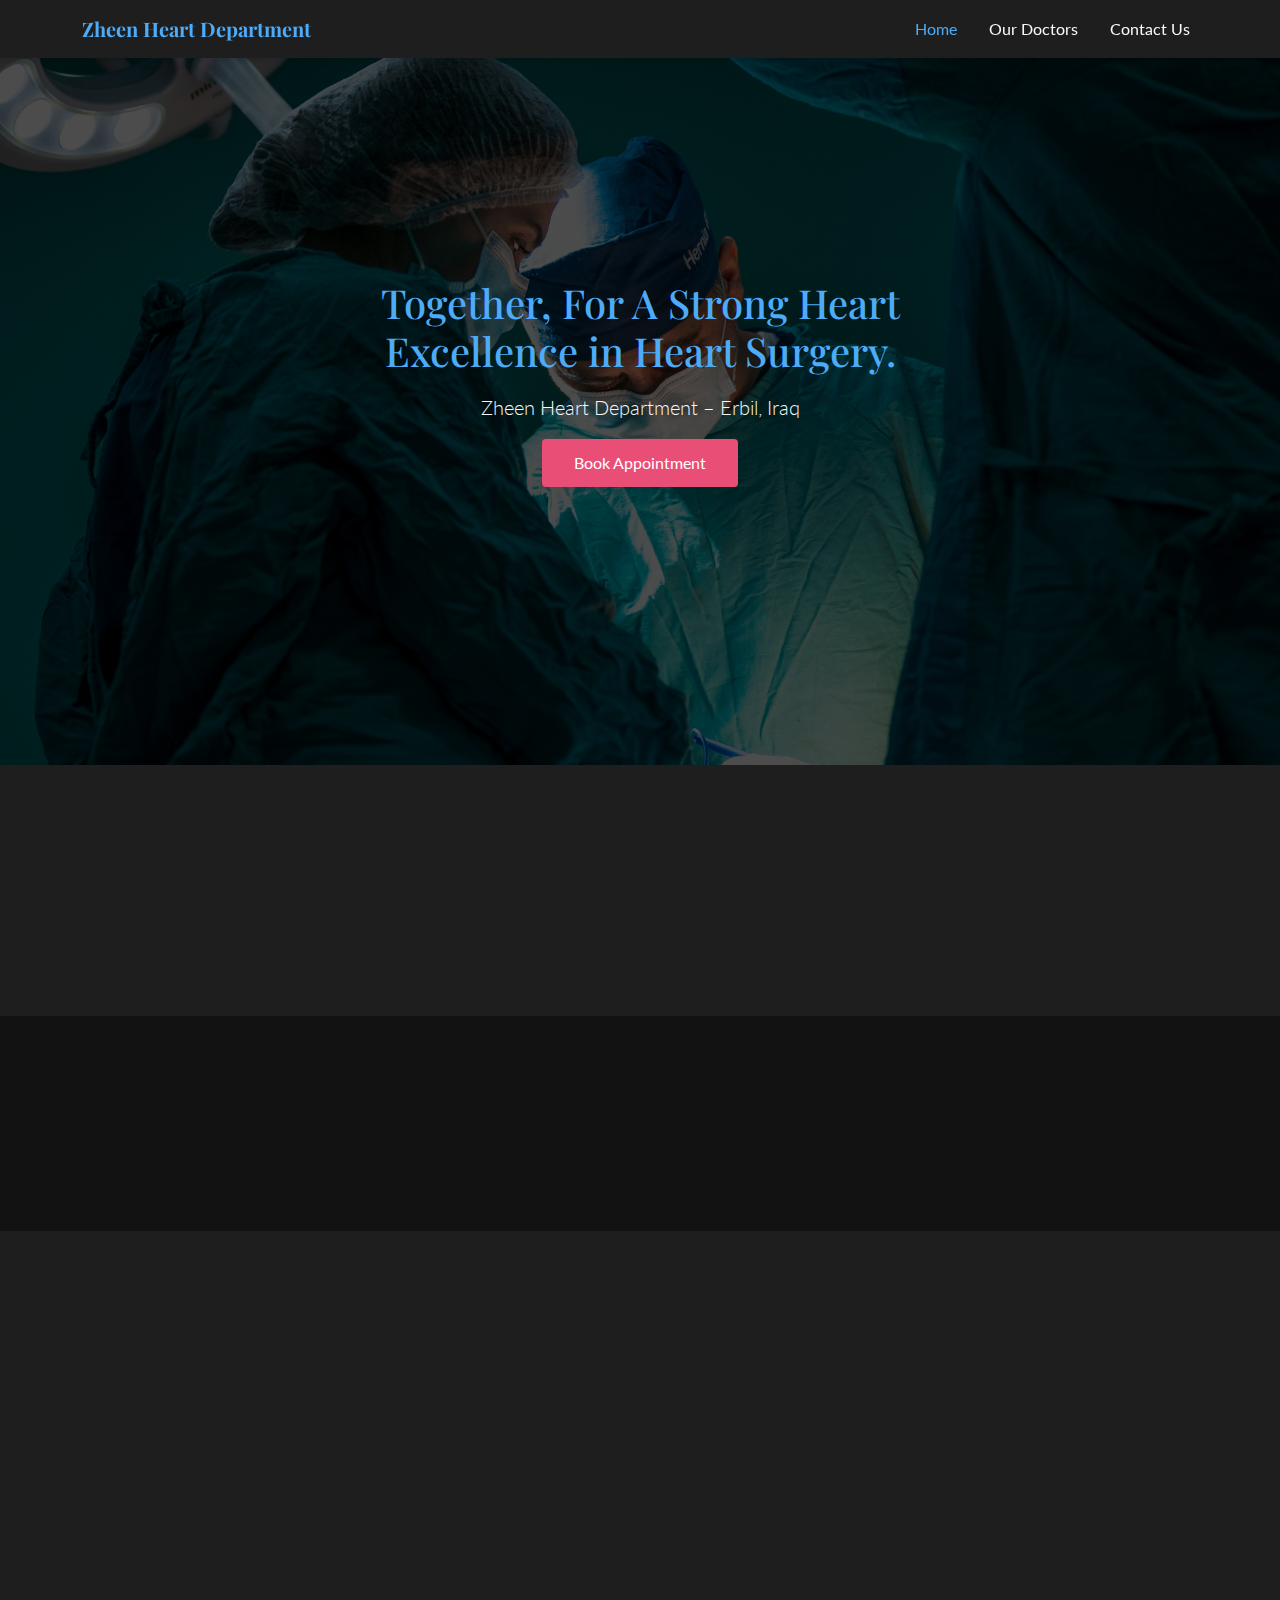
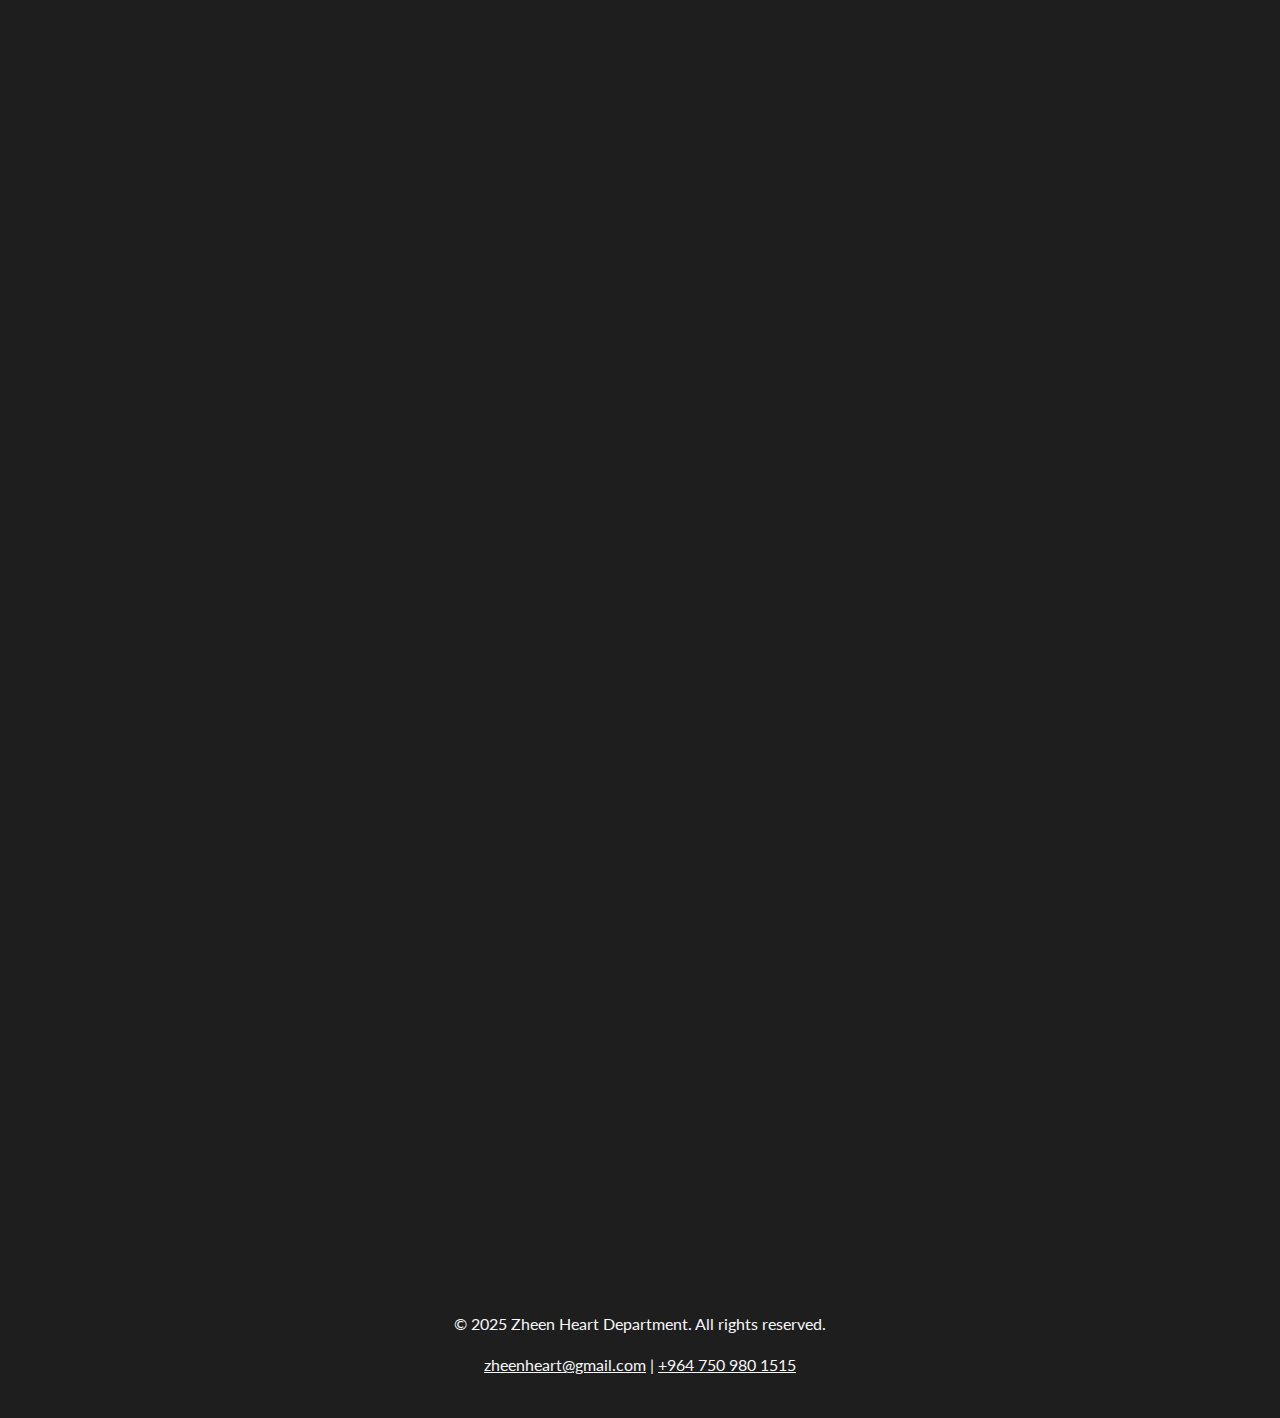
<file: index-dark.html>
<!DOCTYPE html>
<html lang="en">
<head>
  <link rel="icon" href="LOGO-LIGHT-01.ico" type="image/x-icon">
  <meta charset="UTF-8">
  <meta name="viewport" content="width=device-width, initial-scale=1.0">
  <meta name="description" content="Zheen Heart Department – Excellence in Heart Surgery and Compassionate Care in Erbil, Iraq.">
  <title>Zheen Heart Department – Dark Theme</title>
  <!-- Google Fonts -->
  <link rel="preconnect" href="https://fonts.googleapis.com">
  <link rel="preconnect" href="https://fonts.gstatic.com" crossorigin>
  <link href="https://fonts.googleapis.com/css2?family=Playfair+Display:wght@400;600;700&family=Lato:wght@300;400;700&display=swap" rel="stylesheet">
  <!-- Bootstrap CSS -->
  <link href="https://cdn.jsdelivr.net/npm/bootstrap@5.3.2/dist/css/bootstrap.min.css" rel="stylesheet">
  <!-- AOS (Animate on Scroll) CSS -->
  <link href="https://cdn.jsdelivr.net/npm/aos@2.3.4/dist/aos.css" rel="stylesheet">
  <!-- Font Awesome icons -->
  <link href="https://cdnjs.cloudflare.com/ajax/libs/font-awesome/6.5.0/css/all.min.css" rel="stylesheet">
  <!-- Alternative dark theme styles -->
  <link href="assets/css/style-dark.css" rel="stylesheet">
</head>
<body>
  <!-- Navigation bar -->
  <nav class="navbar navbar-expand-lg navbar-dark fixed-top shadow-sm">
    <div class="container">
      <a class="navbar-brand" href="index-dark.html">Zheen Heart Department</a>
      <button class="navbar-toggler" type="button" data-bs-toggle="collapse" data-bs-target="#navbarNav" aria-controls="navbarNav" aria-expanded="false" aria-label="Toggle navigation">
        <span class="navbar-toggler-icon"></span>
      </button>
      <div class="collapse navbar-collapse" id="navbarNav">
        <ul class="navbar-nav ms-auto">
          <li class="nav-item">
            <a class="nav-link active" aria-current="page" href="index-dark.html">Home</a>
          </li>
          <li class="nav-item">
            <a class="nav-link" href="doctors.html">Our Doctors</a>
          </li>
          <li class="nav-item">
            <a class="nav-link" href="contact.html">Contact Us</a>
          </li>
        </ul>
      </div>
    </div>
  </nav>

  <!-- Hero Section -->
  <section id="hero">
    <div class="hero-content">
      <h1 class="mb-3">Together, For A Strong Heart<br>Excellence in Heart Surgery.</h1>
      <p class="lead">Zheen Heart Department – Erbil, Iraq</p>
      <a href="https://wa.me/9647509801515" class="btn btn-cta">Book Appointment</a>
    </div>
  </section>

  <!-- Intro Section -->
  <section id="intro" class="py-5">
    <div class="container" data-aos="fade-up" data-aos-duration="1000">
      <h2 class="text-center mb-4">Welcome to Zheen Heart Department</h2>
      <p class="text-center">Our commitment is to deliver world‑class cardiac care. At Zheen Heart Department, we blend state‑of‑the‑art technology with compassionate care to ensure the best outcomes for our patients. Our team of fellowship‑trained surgeons and cardiologists works around the clock to provide reliable, trustworthy treatment – from routine checkups to complex heart surgeries.</p>
    </div>
  </section>

  <!-- Quick Info Section -->
  <section id="quick" class="py-5">
    <div class="container">
      <div class="row text-center" data-aos="fade-up" data-aos-duration="1000" data-aos-delay="100">
        <div class="col-lg-4 mb-4 mb-lg-0">
          <div class="icon-wrapper"><i class="fas fa-phone"></i></div>
          <h3>Emergency? Call Now</h3>
          <p class="mb-0">+964&nbsp;750&nbsp;980&nbsp;1515</p>
        </div>
        <div class="col-lg-4 mb-4 mb-lg-0">
          <div class="icon-wrapper"><i class="fas fa-heartbeat"></i></div>
          <h3>Our Services</h3>
          <p class="mb-0">ECMO, Valve Repair, CABG and more</p>
        </div>
        <div class="col-lg-4">
          <div class="icon-wrapper"><i class="fas fa-map-marker-alt"></i></div>
          <h3>Our Location</h3>
          <p class="mb-0">Zheen International hospital, 100meter road on koya road, Erbil, Iraq – <a href="contact.html">Find us</a></p>
        </div>
      </div>
    </div>
  </section>

  <!-- Why Choose Us Section -->
  <section id="why" class="py-5">
    <div class="container" data-aos="fade-up" data-aos-duration="1000">
      <h2 class="text-center mb-5">Why Choose Us</h2>
      <div class="row">
        <div class="col-md-6 col-lg-3 mb-4">
          <div class="feature text-center p-3 h-100">
            <i class="fas fa-lungs fa-2x mb-3"></i>
            <h5>First ECMO in Iraq</h5>
            <p>We introduced Extracorporeal Membrane Oxygenation (ECMO) to Iraq, offering life‑saving support for patients with severe cardiac or respiratory failure.</p>
          </div>
        </div>
        <div class="col-md-6 col-lg-3 mb-4">
          <div class="feature text-center p-3 h-100">
            <i class="fas fa-procedures fa-2x mb-3"></i>
            <h5>24/7 Cardiac ICU</h5>
            <p>Our cardiac intensive care unit operates around the clock, ensuring immediate response and continuous monitoring for all critical patients.</p>
          </div>
        </div>
        <div class="col-md-6 col-lg-3 mb-4">
          <div class="feature text-center p-3 h-100">
            <i class="fas fa-user-md fa-2x mb-3"></i>
            <h5>Fellowship‑Trained Consultants</h5>
            <p>Our consultants have received advanced fellowship training from internationally recognised institutions, bringing expertise and innovative techniques to the region.</p>
          </div>
        </div>
        <div class="col-md-6 col-lg-3 mb-4">
          <div class="feature text-center p-3 h-100">
            <i class="fas fa-heart fa-2x mb-3"></i>
            <h5>Team Fasion Case managment with Evedence based Practice</h5>
            <p>our experience is a testament to the trust patients place in us.</p>
          </div>
        </div>
      </div>

      <!-- Testimonials -->
      <div class="row mt-5">
        <div class="col-md-6 mb-4">
          <div class="testimonial d-flex p-4 h-100" data-aos="fade-up" data-aos-delay="100">
            <img src="assets/images/testimonial1.png" class="testimonial-img" alt="Patient testimonial">
            <div>
              <blockquote class="blockquote">
                <p>“The care I received at Zheen Heart Department exceeded my expectations. The team’s expertise and compassion made me feel safe every step of the way.”</p>
                <footer class="blockquote-footer">our&nbsp;Patient's Feedback</footer>
              </blockquote>
            </div>
          </div>
        </div>
        <div class="col-md-6 mb-4">
          <div class="testimonial d-flex p-4 h-100" data-aos="fade-up" data-aos-delay="200">
            <img src="assets/images/testimonial2.png" class="testimonial-img" alt="Patient testimonial">
            <div>
              <blockquote class="blockquote">
                <p>“From diagnosis to recovery, the staff at Zheen Heart Department were supportive and professional. I’m grateful for the dedicated care I received.”</p>
                <footer class="blockquote-footer">our&nbsp;Patient's Feedback</footer>
              </blockquote>
            </div>
          </div>
        </div>
      </div>
    </div>
  </section>

  <!-- Footer -->
  <footer class="py-4">
    <div class="container text-center">
      <p>&copy; 2025 Zheen Heart Department. All rights reserved.</p>
      <p><a href="mailto:info@zheenheart.com">zheenheart@gmail.com</a> | <a href="tel:+9647509801515">+964&nbsp;750&nbsp;980&nbsp;1515</a></p>
    </div>
  </footer>

  <!-- JavaScript -->
  <script src="https://cdn.jsdelivr.net/npm/bootstrap@5.3.2/dist/js/bootstrap.bundle.min.js"></script>
  <script src="https://cdn.jsdelivr.net/npm/aos@2.3.4/dist/aos.js"></script>
  <script>
    AOS.init({ once: true });
  </script>
  <script src="assets/js/main.js"></script>
</body>
</html>
</file>
<file: calc.css>
body {
	font-family: 'Quicksand', sans-serif;
}
.box {
	border-style: solid;
	box-shadow: 0px 0px 20px -3px #b9b4b4;
	border-width: 1px;
	border-color:white ;

 	position: absolute;
 	
	top: 40%;
	left: 50%;
	padding: 10%;
	padding-bottom: 1%;
	margin-right: -50%;
	border-radius: 15px;
	align-items: center;
	transform: translate(-50%, -50%) 
	
}
.anjam {
	text-align: center;
	align-items: center;
	font-size: 26px;

}
form {
	text-align: center;
	align-items: center;
	
}

button {
  background-color: #4CAF50; /* Green */
  border: none;
  border-radius: 1px;
  color: white;
  padding: 10px 20px;
  text-align: center;
  text-decoration: none;
  display: inline-block;
  font-size: 14px;

}
button:hover {
	background-color: #6EA871; /* Green */
}
input {
	border: none;
	border-bottom-style: solid;
	border-width: 1px;
	text-align: center;
	align-items: center;
	color: black;
	font-size: 14;
	font-style: normal;
	width: 90px;
}
input:focus {
	border: none;
	border-bottom-style: solid;
	border-width: 1px;
	text-align: center;
	align-items: center;
	color: black;
	font-size: 14;
	font-style: normal;
	width: 85px;
}
</file>
<file: assets/css/style-dark.css>
/*
 * Alternative dark theme for Zheen Heart Department website
 * Provides a high‑contrast dark mode using cool blue accents.
 */
:root {
  --primary-accent: #4dabf7; /* bright sky blue for highlights */
  --dark-bg: #121212;        /* very dark background */
  --surface-bg: #1e1e1e;     /* slightly lighter surface for cards/sections */
  --light-text: #f8f9fa;     /* near white text */
  --cta-bg: #e94e77;         /* pinkish call-to-action buttons */
}

body {
  font-family: 'Lato', sans-serif;
  background-color: var(--dark-bg);
  color: var(--light-text);
  line-height: 1.6;
}

h1, h2, h3, h4, h5, h6 {
  font-family: 'Playfair Display', serif;
  color: var(--primary-accent);
}

/* Navigation */
.navbar {
  background-color: var(--surface-bg) !important;
}

.navbar-brand {
  font-family: 'Playfair Display', serif;
  font-weight: 700;
  color: var(--primary-accent);
}

.navbar-nav .nav-link {
  color: var(--light-text);
  margin-left: 1rem;
}

.navbar-nav .nav-link:hover,
.navbar-nav .nav-link:focus,
.navbar-nav .nav-link.active {
  color: var(--primary-accent);
}

/* Hero section */
#hero {
  min-height: 85vh;
  background: linear-gradient(rgba(0,0,0,0.7), rgba(0,0,0,0.7)),
              url('../images/hero.jpg') center/cover no-repeat;
  display: flex;
  align-items: center;
  justify-content: center;
  text-align: center;
  color: var(--light-text);
}

.btn-cta {
  background-color: var(--cta-bg);
  border: none;
  color: #fff;
  padding: 0.75rem 2rem;
  font-size: 1rem;
  border-radius: 4px;
  transition: background-color 0.3s ease;
}

.btn-cta:hover {
  background-color: #c43c63;
  color: #fff;
}

/* Section styling */
section:nth-of-type(even) {
  background-color: var(--surface-bg);
}

.icon-wrapper i { color: var(--primary-accent); }

.feature {
  background-color: var(--surface-bg);
  border-radius: 0.5rem;
  padding: 1.5rem;
  transition: box-shadow 0.3s ease;
}

.feature:hover {
  box-shadow: 0 4px 20px rgba(0,0,0,0.4);
}

.testimonial {
  background-color: var(--surface-bg);
  border-radius: 0.5rem;
  box-shadow: 0 4px 20px rgba(0,0,0,0.4);
}

/* Footer */
footer {
  background-color: var(--surface-bg);
}

footer p, footer a {
  color: var(--light-text);
}

footer a:hover {
  color: var(--primary-accent);
}
</file>
<file: assets/css/style.css>
/*
 * Custom styles for the Zheen Heart Department website
 *
 * This stylesheet defines a small design system built on top of Bootstrap.  It
 * introduces a set of CSS variables for the brand colours specified in the
 * project brief and then uses them to customise navigation, buttons and
 * section backgrounds.  Playfair Display is used for headings, with Lato for
 * running text, giving the site an elegant yet highly readable look.  A
 * semi‑transparent overlay on the hero banner improves legibility when white
 * text sits on top of the photographic background.
 */

:root {
  --primary-accent: #1c5d85; /* deep crimson for buttons and highlights */
  --dark-text: #2E2E2E;      /* charcoal grey for body copy */
  --light-bg: #FAFAFA;       /* ivory white for page backgrounds */
  --success: #28A745;        /* emerald green for calls‑to‑action */
}






@font-face {
  font-family: 'nrtreg';
  src:
    url("../fonts/NRT-Reg.woff") format("woff"),
    url("../fonts/NRT-Reg.ttf") format("truetype");
  font-weight: 400;
  font-style: normal;
  font-display: swap; /* avoids invisible text */
}

/*  bold/italic variants */
@font-face {
  font-family: 'nrtbd';
  src:
    url("../fonts/NRT-Bd.woff") format("woff"),
    url("../fonts/NRT-Bd.ttf") format("truetype");
  font-weight: 700;
  font-style: normal;
  font-display: swap;
}






body {
  font-family: 'nrtreg';
  color: var(--dark-text);
  background-color: var(--light-bg);
  line-height: 1.6;
}

h1, h2, h3, h4, h5, h6 {
  font-family: 'nrtbd';
  color: var(--primary-accent);
}

/* Navigation bar adjustments */
.navbar-brand {
  font-family: 'nrtbd';
  font-weight: 700;
  letter-spacing: 0.5px;
}

.navbar-light .navbar-nav .nav-link {
  color: var(--dark-text);
  font-weight: 500;
  margin-left: 1rem;
}

.navbar-light .navbar-nav .nav-link:hover,
.navbar-light .navbar-nav .nav-link:focus,
.navbar-light .navbar-nav .nav-link.active {
  color: var(--primary-accent);
}

/* Hero section */
#hero {
  min-height: 85vh;
  background-image: url('../images/hero.jpg');
  background-size: cover;
  background-position: center;
  position: relative;
  color: #ffffff;
  text-align: center;
}

/* Override heading and paragraph colours in hero so they remain legible over
   the dark overlay.  Without this rule the global heading colour (deep
   crimson) would override the white text defined on the parent. */
#hero h1,
#hero p {
  color: #ffffff;
}

/* Force white colour on hero headings to override global heading colour */
#hero h1 {
  color: #ffffff !important;
}

#hero::before {
  content: '';
  position: absolute;
  top: 0;
  left: 0;
  width: 100%;
  height: 100%;
  background-color: rgba(0, 0, 0, 0.55);
  z-index: 1;
}

#hero .hero-content {
  position: relative;
  z-index: 2;
  max-width: 800px;
  margin: 0 auto;
  padding: 2rem;
  color: #ffffff; /* ensure headings and text appear white over dark overlay */
}

#hero h1 {
  font-size: 2.5rem;
  font-weight: 700;
}

#hero p {
  font-size: 1.2rem;
  margin-top: 1rem;
  margin-bottom: 2rem;
}

.btn-cta {
  background-color: var(--success);
  border: none;
  color: #fff;
  padding: 0.75rem 2rem;
  font-size: 1rem;
  border-radius: 4px;
  transition: background-color 0.3s ease;
}

.btn-cta:hover {
  background-color: #218838;
  color: #fff;
}

/* Intro section */
#intro p {
  font-size: 1.1rem;
}

/* Quick info section */
#quick .icon-wrapper {
  width: 70px;
  height: 70px;
  display: flex;
  align-items: center;
  justify-content: center;
  margin: 0 auto 1rem;
  border-radius: 50%;
  background-color: var(--primary-accent);
  color: #fff;
  font-size: 2rem;
}

#quick h3 {
  margin-top: 0.5rem;
  margin-bottom: 0.25rem;
  font-size: 1.3rem;
  color: var(--primary-accent);
}

#quick p {
  margin-bottom: 0;
}

/* Why Choose Us */
#why {
  background-color: var(--light-bg);
}

#why .feature {
  padding: 1.5rem;
  border-radius: 0.5rem;
  transition: box-shadow 0.3s ease;
}

#why .feature:hover {
  box-shadow: 0 4px 20px rgba(0, 0, 0, 0.1);
}

#why .feature i {
  color: #1c5d85;
}

.testimonial {
  background-color: #fff;
  border-radius: 0.5rem;
  box-shadow: 0 4px 20px rgba(0, 0, 0, 0.05);
  text-align: left;
}

.testimonial-img {
  width: 60px;
  height: 60px;
  border-radius: 50%;
  margin-right: 1rem;
}

.blockquote {
  margin: 0;
}

.blockquote-footer {
  font-size: 1.1rem;
  font-weight: 700;
  color: #e85524;
  font-family: 'nrtbd';
  opacity: 1;
}

/* Footer */
footer {
  background-color: #1c5d85;
}

footer p, footer a {
  color: #f1f1f1;
  font-size: 0.9rem;
}

/* Doctors page styles */
.doctor-card {
  background-color: #fff;
  border: none;
  border-radius: 0.5rem;
  overflow: hidden;
  box-shadow: 0 4px 20px rgba(0, 0, 0, 0.05);
  transition: transform 0.3s ease;
}

.doctor-card:hover {
  transform: translateY(-5px);
}

.doctor-card img {
  width: 100%;
  height: auto;
}

.doctor-card .card-body {
  padding: 1rem;
}

.doctor-card h5 {
  font-family: 'nrtbd';
  color: var(--primary-accent);
  font-size: 1.25rem;
}

.doctor-card p {
  font-size: 0.95rem;
}

.doctor-card .btn {
  background-color: var(--success);
  border: none;
}

.doctor-card .btn:hover {
  background-color: #218838;
}

/* Contact page styles */
#contact-details h5 {
  color: var(--primary-accent);
  margin-top: 1rem;
}

form label {
  font-weight: 500;
}

.form-control {
  border-radius: 0.25rem;
  border-color: #dee2e6;
}

.form-control:focus {
  border-color: var(--primary-accent);
  box-shadow: 0 0 0 0.2rem rgba(139, 30, 63, 0.25);
}

.btn-submit {
  background-color: var(--primary-accent);
  border: none;
  color: #fff;
  padding: 0.5rem 1.5rem;
}

.btn-submit:hover {
  background-color: #711832;
}
#langPicker .btn.active { border-color:#000; font-weight:600; }
html[dir="rtl"] body { direction: rtl; } /* ensure full RTL flip */
html[dir="rtl"] .navbar .navbar-nav .nav-link { text-align: right; }






















/* ZHD Brochure Specific Styles */
.zhd-brochure-section {
    max-width: 1100px;
    margin: 50px auto;
    font-family: 'Inter', -apple-system, sans-serif;
    color: #2d3748;
    line-height: 1.7;
}

.zhd-entry {
    display: flex;
    align-items: center;
    justify-content: space-between;
    gap: 40px;
    padding: 60px 0;
    border-bottom: 2px solid #00A3C4; /* The signature ZHD Teal/Blue */
}

.zhd-entry:last-child {
    border-bottom: none;
}

.zhd-details {
    flex: 1.2;
}

.zhd-heading {
    font-size: 2rem;
    font-weight: 800;
    color: #000;
    margin-bottom: 24px;
    padding-left: 20px;
    position: relative;
    text-transform: capitalize;
}

/* The vertical accent block from your brochure */
.zhd-heading::before {
    content: "";
    position: absolute;
    left: 0;
    top: 4px;
    bottom: 4px;
    width: 10px;
    background-color: #004a99; /* Deep Hospital Blue */
}

.zhd-list {
    list-style: none;
    padding: 0;
    margin-top: 15px;
}

.zhd-list li {
    padding-left: 25px;
    margin-bottom: 12px;
    position: relative;
}

.zhd-list li::before {
    content: "•";
    color: #00A3C4;
    font-size: 1.5rem;
    position: absolute;
    left: 0;
    top: -5px;
}

.zhd-image-container {
    flex: 1;
}

.zhd-image-container img {
    width: 100%;
    border-radius: 8px;
    box-shadow: 0 10px 15px -3px rgba(0, 0, 0, 0.1);
}

/* Mobile Responsiveness */
@media (max-width: 850px) {
    .zhd-entry {
        flex-direction: column;
        padding: 40px 20px;
    }
    .zhd-heading {
        font-size: 1.6rem;
    }
}
</file>
